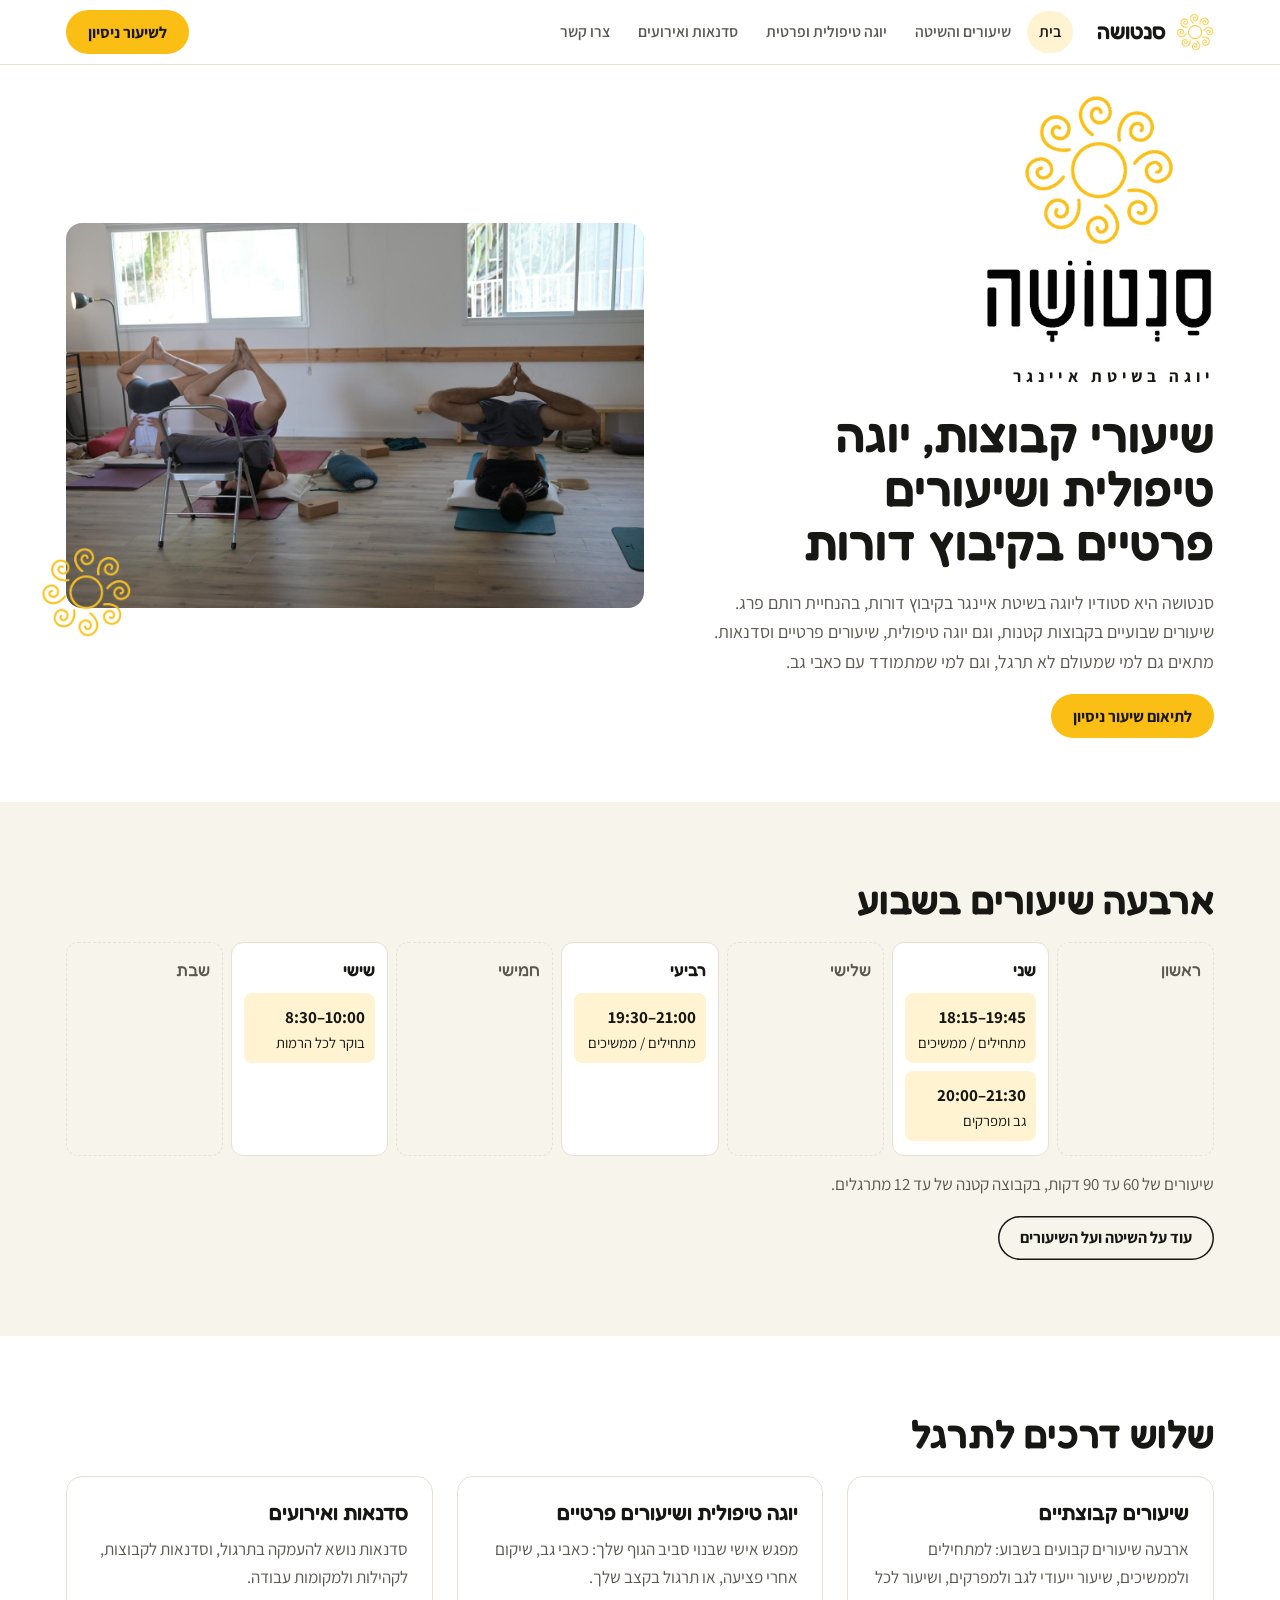
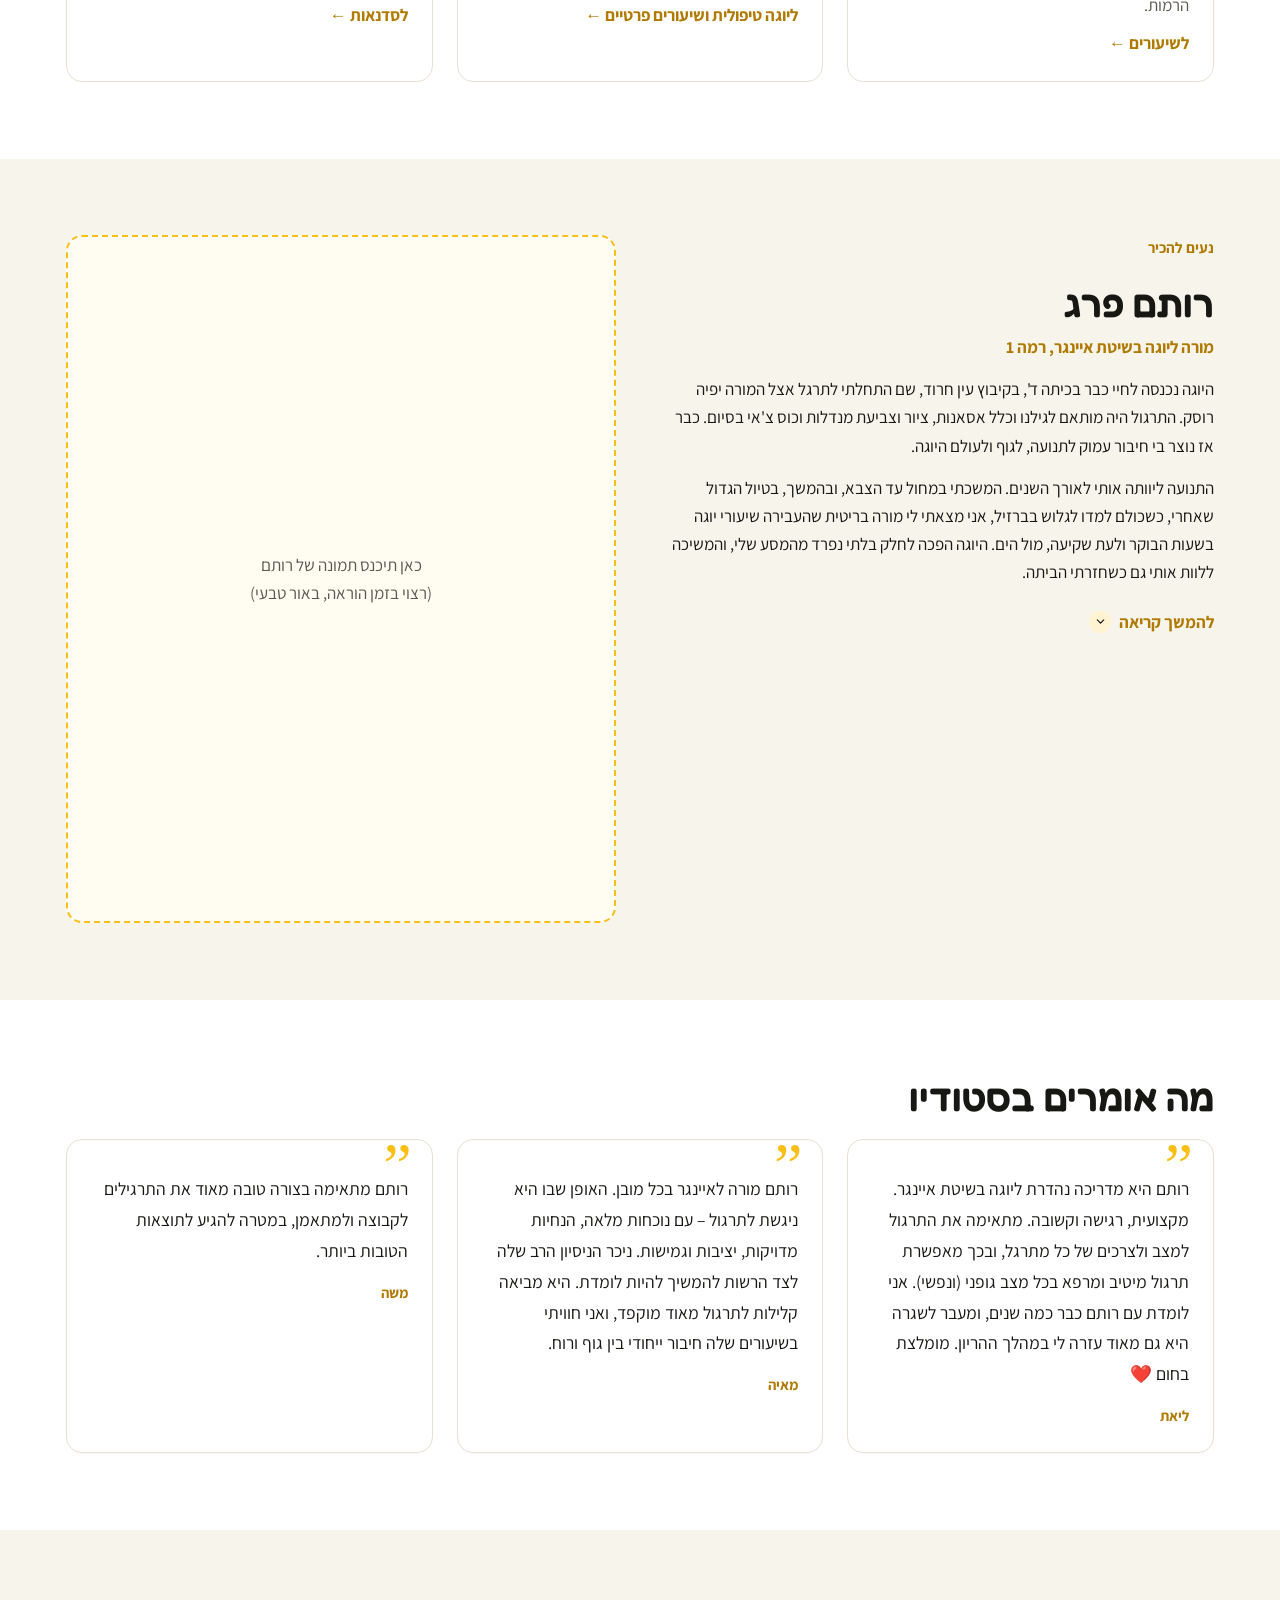
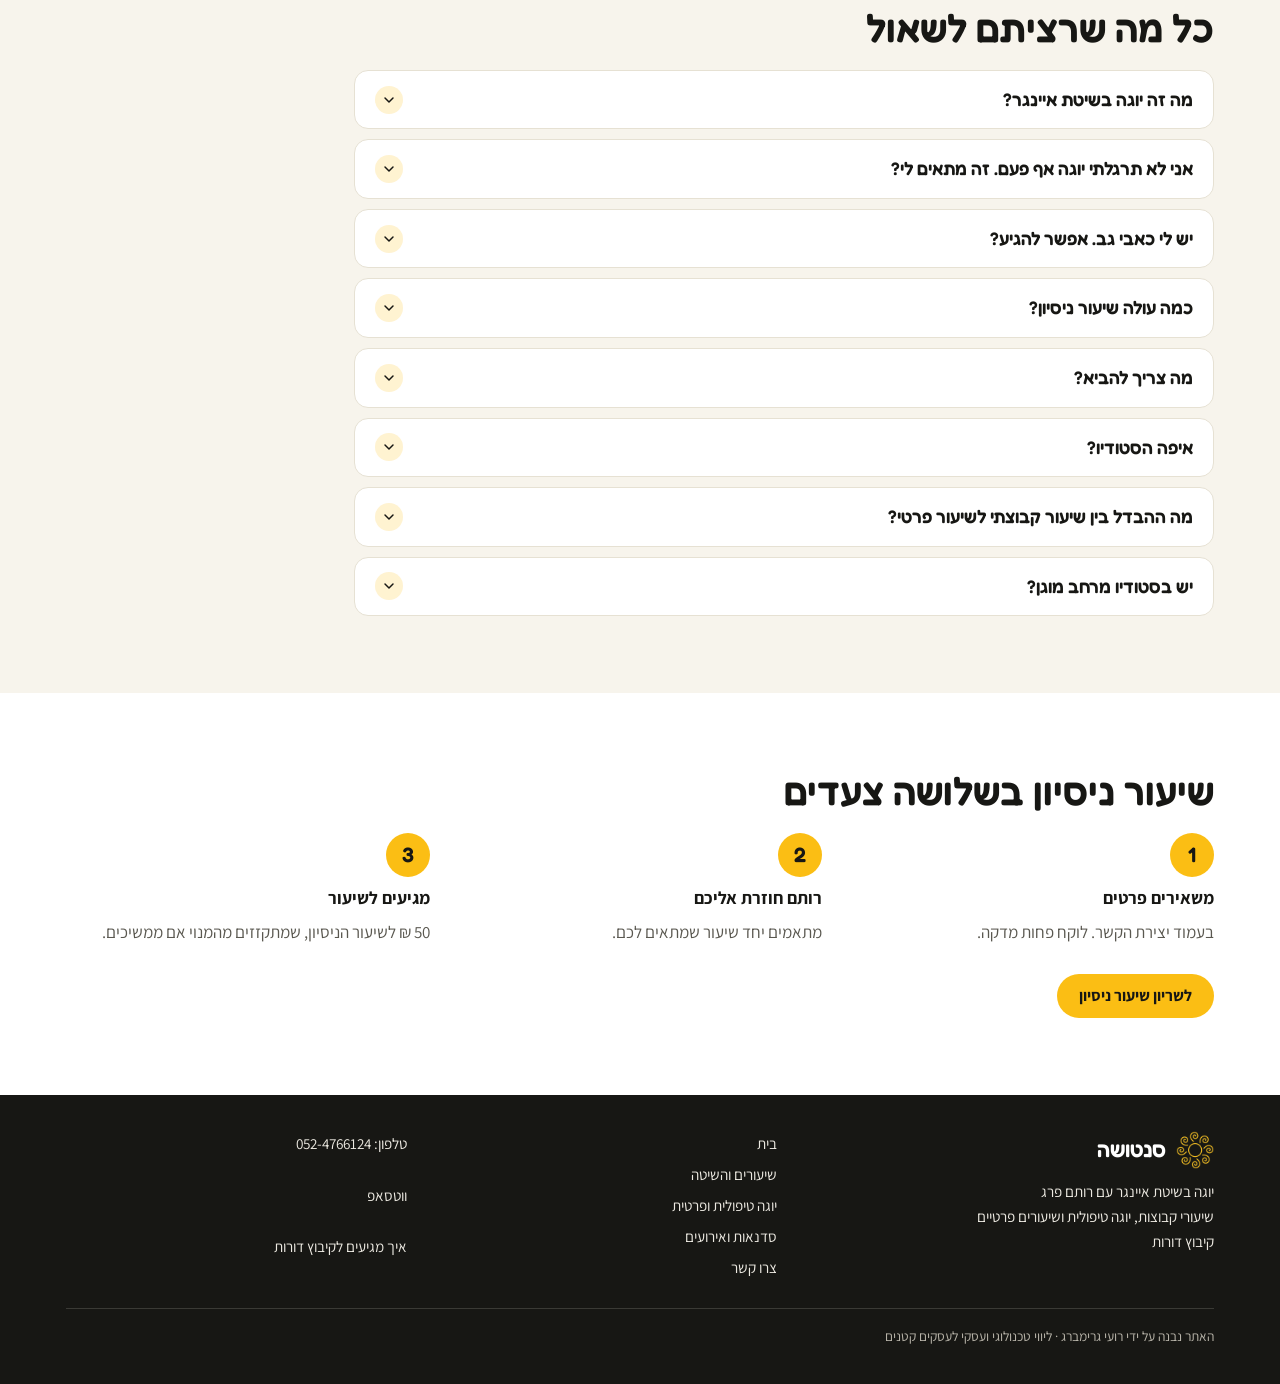
<file: index.html>
<!DOCTYPE html>
<html lang="he" dir="rtl">
<head>
<meta charset="utf-8">
<meta name="viewport" content="width=device-width, initial-scale=1">
<title>יוגה בשיטת איינגר בקיבוץ דורות, ליד שדרות | סנטושה</title>
<meta name="description" content="סנטושה – יוגה בשיטת איינגר עם רותם פרג בקיבוץ דורות, שער הנגב, ליד שדרות. שיעורי קבוצות, יוגה טיפולית, שיעורים פרטיים וסדנאות. שריינו שיעור ניסיון ב-50 ₪.">
<link rel="canonical" href="https://roeig9.github.io/santosha-site/">
<meta property="og:type" content="website">
<meta property="og:locale" content="he_IL">
<meta property="og:site_name" content="סנטושה">
<meta property="og:url" content="https://roeig9.github.io/santosha-site/">
<meta property="og:title" content="יוגה בשיטת איינגר בקיבוץ דורות, ליד שדרות | סנטושה">
<meta property="og:description" content="סנטושה – יוגה בשיטת איינגר עם רותם פרג בקיבוץ דורות, שער הנגב, ליד שדרות. שיעורי קבוצות, יוגה טיפולית, שיעורים פרטיים וסדנאות. שריינו שיעור ניסיון ב-50 ₪.">
<meta property="og:image" content="https://roeig9.github.io/santosha-site/img/og-santosha.jpg">
<meta property="og:image:width" content="1200">
<meta property="og:image:height" content="630">
<meta name="twitter:card" content="summary_large_image">
<script type="application/ld+json">{
 "@context": "https://schema.org",
 "@type": "SportsActivityLocation",
 "name": "סנטושה",
 "description": "סטודיו ליוגה בשיטת איינגר בקיבוץ דורות: שיעורי קבוצות, יוגה טיפולית, שיעורים פרטיים וסדנאות.",
 "url": "https://roeig9.github.io/santosha-site/",
 "image": "https://roeig9.github.io/santosha-site/img/og-santosha.jpg",
 "logo": "https://roeig9.github.io/santosha-site/img/santosha-logo.png",
 "telephone": "+972-52-476-6124",
 "geo": {"@type":"GeoCoordinates","latitude":31.5052582,"longitude":34.6458678},
 "hasMap": "https://maps.app.goo.gl/7v7hyrJr1kVFq11A6",
 "address": {
  "@type": "PostalAddress",
  "addressLocality": "קיבוץ דורות",
  "addressRegion": "מועצה אזורית שער הנגב",
  "addressCountry": "IL"
 },
 "areaServed": [
  "קיבוץ דורות",
  "שער הנגב",
  "שדרות",
  "נתיבות"
 ],
 "openingHoursSpecification": [
  {
   "@type": "OpeningHoursSpecification",
   "dayOfWeek": "https://schema.org/Monday",
   "opens": "18:15",
   "closes": "21:30"
  },
  {
   "@type": "OpeningHoursSpecification",
   "dayOfWeek": "https://schema.org/Wednesday",
   "opens": "19:30",
   "closes": "21:00"
  },
  {
   "@type": "OpeningHoursSpecification",
   "dayOfWeek": "https://schema.org/Friday",
   "opens": "08:30",
   "closes": "10:00"
  }
 ],
 "founder": {
  "@type": "Person",
  "name": "רותם פרג",
  "jobTitle": "מורה ליוגה בשיטת איינגר"
 },
 "knowsAbout": [
  "יוגה בשיטת איינגר",
  "יוגה טיפולית",
  "יוגה לכאבי גב"
 ]
}</script>
<script type="application/ld+json">{
 "@context": "https://schema.org",
 "@type": "FAQPage",
 "mainEntity": [
  {
   "@type": "Question",
   "name": "מה זה יוגה בשיטת איינגר?",
   "acceptedAnswer": {
    "@type": "Answer",
    "text": "שיטה שפיתח ב.ק.ס. איינגר, שמתמקדת בדיוק וביישור נכון של הגוף בכל תנוחה. בשיעור עובדים עם אביזרי עזר, כך שכל מתרגל יכול להגיע לתנוחה בצורה בטוחה, בכל גיל ובכל מצב גופני."
   }
  },
  {
   "@type": "Question",
   "name": "אני לא תרגלתי יוגה אף פעם. זה מתאים לי?",
   "acceptedAnswer": {
    "@type": "Answer",
    "text": "כן. השיעורים בימי שני ב-18:15 וברביעי ב-19:30 מיועדים למתחילים ולממשיכים, עם הסבר מפורט על כל תנוחה. גם שיעור הבוקר בשישי פתוח לכל הרמות."
   }
  },
  {
   "@type": "Question",
   "name": "יש לי כאבי גב. אפשר להגיע?",
   "acceptedAnswer": {
    "@type": "Answer",
    "text": "כן. השיעור בימי שני ב-20:00 מוקדש לגב ולמפרקים, עם הרבה תמיכה של אביזרים. חשוב לספר לרותם על הכאב לפני השיעור, ובמקרה של פציעה או כאב חריף להתייעץ קודם עם רופא או פיזיותרפיסט."
   }
  },
  {
   "@type": "Question",
   "name": "כמה עולה שיעור ניסיון?",
   "acceptedAnswer": {
    "@type": "Answer",
    "text": "50 ₪. מי שממשיך למנוי מקבל את הסכום בקיזוז מהתשלום הראשון. פרטים על מנויים וכרטיסיות מקבלים בשיחה עם רותם."
   }
  },
  {
   "@type": "Question",
   "name": "מה צריך להביא?",
   "acceptedAnswer": {
    "@type": "Answer",
    "text": "בסטודיו יש את כל הציוד הנדרש. אם תבחרו להביא מזרן אישי מהבית, אתם מוזמנים לעשות זאת."
   }
  },
  {
   "@type": "Question",
   "name": "איפה הסטודיו?",
   "acceptedAnswer": {
    "@type": "Answer",
    "text": "בקיבוץ דורות שבמועצה האזורית שער הנגב. המיקום המדויק מסומן ב־Google Maps וב־Waze, וקישורי ניווט יש בעמוד יצירת הקשר."
   }
  },
  {
   "@type": "Question",
   "name": "מה ההבדל בין שיעור קבוצתי לשיעור פרטי?",
   "acceptedAnswer": {
    "@type": "Answer",
    "text": "בשיעור הקבוצתי מתרגלים עד 12 אנשים, עם תשומת לב אישית בתוך הקבוצה. שיעור פרטי הוא מפגש אחד על אחד, שנבנה סביב צורך מסוים, כמו כאב, פציעה או מגבלה."
   }
  },
  {
   "@type": "Question",
   "name": "יש בסטודיו מרחב מוגן?",
   "acceptedAnswer": {
    "@type": "Answer",
    "text": "כן, בסטודיו יש מרחב מוגן."
   }
  }
 ]
}</script>
<meta name="robots" content="noindex">
<link rel="icon" href="img/santosha-sun.png">
<link rel="preconnect" href="https://fonts.googleapis.com">
<link rel="preconnect" href="https://fonts.gstatic.com" crossorigin>
<link rel="stylesheet" href="https://fonts.googleapis.com/css2?family=Fredoka:wght@500;600&family=Assistant:wght@400;600;700&display=swap">
<link rel="stylesheet" href="css/site.css?v=20261125a">
</head>
<body>
<header class="top">
  <div class="wrap">
    <a class="brand" href="index.html"><img src="img/santosha-sun.png" alt="">סנטושה</a>
    <nav class="nav" aria-label="ניווט ראשי"><a href="index.html">בית</a><a href="classes.html">שיעורים והשיטה</a><a href="private.html">יוגה טיפולית ופרטית</a><a href="workshops.html">סדנאות ואירועים</a><a href="contact.html">צרו קשר</a></nav>
    <a class="btn" href="contact.html">לשיעור ניסיון</a>
  </div>
</header>
<main>

<section class="hero">
  <div class="wrap">
    <div class="hero-text">
      <img class="hero-logo" src="img/santosha-logo.png" alt="סנטושה">
      <p class="method">יוגה בשיטת איינגר</p>
      <h1>שיעורי קבוצות, יוגה טיפולית ושיעורים פרטיים בקיבוץ דורות</h1>
      <p class="lead">סנטושה היא סטודיו ליוגה בשיטת איינגר בקיבוץ דורות, בהנחיית רותם פרג. שיעורים שבועיים בקבוצות קטנות, וגם יוגה טיפולית, שיעורים פרטיים וסדנאות. מתאים גם למי שמעולם לא תרגל, וגם למי שמתמודד עם כאבי גב.</p>
      <div class="hero-cta"><a class="btn" href="contact.html">לתיאום שיעור ניסיון</a></div>
    </div>
    <div class="hero-photo">
      <img class="photo" src="img/iyengar-yoga-class-dorot.jpg" alt="מתרגלים בשיעור, בתנוחות הפוכות עם כיסא, בולסטרים ולבנים">
      <img class="sunmark" src="img/santosha-sun.png" alt="">
    </div>
  </div>
</section>
<section class="band alt">
  <div class="wrap">
    <h2>ארבעה שיעורים בשבוע</h2>
    <div class="week" role="list">
  <div class="day off" role="listitem"><span class="dn">ראשון</span></div>
  <div class="day" role="listitem"><span class="dn">שני</span>
    <div class="cls"><span class="t">18:15–19:45</span><span class="n">מתחילים / ממשיכים</span></div>
    <div class="cls"><span class="t">20:00–21:30</span><span class="n">גב ומפרקים</span></div></div>
  <div class="day off" role="listitem"><span class="dn">שלישי</span></div>
  <div class="day" role="listitem"><span class="dn">רביעי</span>
    <div class="cls"><span class="t">19:30–21:00</span><span class="n">מתחילים / ממשיכים</span></div></div>
  <div class="day off" role="listitem"><span class="dn">חמישי</span></div>
  <div class="day" role="listitem"><span class="dn">שישי</span>
    <div class="cls"><span class="t">8:30–10:00</span><span class="n">בוקר לכל הרמות</span></div></div>
  <div class="day off" role="listitem"><span class="dn">שבת</span></div>
</div>
    <p class="week-note">שיעורים של 60 עד 90 דקות, בקבוצה קטנה של עד 12 מתרגלים.</p>
    <p style="margin-top:18px"><a class="btn ghost" href="classes.html">עוד על השיטה ועל השיעורים</a></p>
  </div>
</section>
<section class="band">
  <div class="wrap">
    <h2>שלוש דרכים לתרגל</h2>
    <div class="grid3">
      <a class="card" href="classes.html"><h3>שיעורים קבוצתיים</h3><p>ארבעה שיעורים קבועים בשבוע: למתחילים ולממשיכים, שיעור ייעודי לגב ולמפרקים, ושיעור לכל הרמות.</p><span class="more">לשיעורים ←</span></a>
      <a class="card" href="private.html"><h3>יוגה טיפולית ושיעורים פרטיים</h3><p>מפגש אישי שבנוי סביב הגוף שלך: כאבי גב, שיקום אחרי פציעה, או תרגול בקצב שלך.</p><span class="more">ליוגה טיפולית ושיעורים פרטיים ←</span></a>
      <a class="card" href="workshops.html"><h3>סדנאות ואירועים</h3><p>סדנאות נושא להעמקה בתרגול, וסדנאות לקבוצות, לקהילות ולמקומות עבודה.</p><span class="more">לסדנאות ←</span></a>
    </div>
  </div>
</section>
<section class="band alt" id="rotem">
  <div class="wrap grid2" style="align-items:start">
    <div class="about">
      <p class="eyebrow">נעים להכיר</p>
      <h2>רותם פרג</h2>
      <p class="role">מורה ליוגה בשיטת איינגר, רמה 1</p>
      <p>היוגה נכנסה לחיי כבר בכיתה ד', בקיבוץ עין חרוד, שם התחלתי לתרגל אצל המורה יפיה רוסק. התרגול היה מותאם לגילנו וכלל אסאנות, ציור וצביעת מנדלות וכוס צ'אי בסיום. כבר אז נוצר בי חיבור עמוק לתנועה, לגוף ולעולם היוגה.</p>
      <p>התנועה ליוותה אותי לאורך השנים. המשכתי במחול עד הצבא, ובהמשך, בטיול הגדול שאחרי, כשכולם למדו לגלוש בברזיל, אני מצאתי לי מורה בריטית שהעבירה שיעורי יוגה בשעות הבוקר ולעת שקיעה, מול הים. היוגה הפכה לחלק בלתי נפרד מהמסע שלי, והמשיכה ללוות אותי גם כשחזרתי הביתה.</p>
      <details class="more">
        <summary>להמשך קריאה</summary>
        <p>לאורך השנים התנסיתי בשיטות שונות ובמורים מגוונים, ובמקביל התחלתי לבסס תרגול אישי, שבמרכזו הקשבה לגוף ותנועה מודעת. מתוך הרצון להעמיק ולהבין יותר, נסעתי להודו לסדנה שעסקה ביוגה ובתרבות ההודית עם ד"ר רפי פלד ואייל צ'חנובסקי. משם המשכתי לרישיקש, שם למדתי בקורס אצל המורה הראשון שלי, סורינדר סינג.</p>
        <p>כשחזרתי לארץ המשכתי לחפש, ללמוד ולהתפתח, עד שמצאתי את דרכי בשיטת איינגר אצל אוהד רייס. אצלו למדתי רבות – על התנוחות, על דיוק, על התמדה, על הגוף וגם על החיים. בהמשך השלמתי את קורס המורים ועברתי את מבחן ההסמכה בשנת 2024.</p>
        <p>היוגה ליוותה אותי גם בשני ההריונות שלי. תרגלתי לאורך שניהם, תוך התאמת התרגול לשינויים שהגוף עבר, והיא הייתה נוכחת ומשמעותית עבורי אפילו בחדר הלידה.</p>
        <p>היום אני מלמדת יוגה באהבה גדולה ובהתרגשות. אני מאמינה בדרך הזו, חיה אותה וממשיכה לגלות את העומק והעושר שיש בה. עבורי, היוגה היא הרבה מעבר לתרגול גופני – היא דרך לפתח הקשבה, יציבות, סבלנות ונוכחות, על המזרן ומחוצה לו.</p>
        <p>בשיעורים הקבוצתיים שאני מקיימת חשוב לי לבנות בית לקהילה. ליצור מקום שבו אנשים יכולים להיפגש, ללמוד את השיטה לעומק, להתפתח, לקחת כלים לחיי היומיום ולתרגל יחד.</p>
        <p>אני ממשיכה לתרגל וללמוד, וככל שעובר הזמן אני מבינה יותר ויותר כמה עוד יש ללמוד, לגלות ולחקור. אולי זה אחד הדברים היפים ביוגה – התרגול הוא אינסופי, וכל פעם מחדש יש בו אפשרות להתחיל, להעמיק ולגלות משהו חדש.</p>
      </details>
    </div>
    <div class="ph-photo">כאן תיכנס תמונה של רותם<br>(רצוי בזמן הוראה, באור טבעי)</div>
  </div>
</section>
<section class="band" id="reviews">
  <div class="wrap">
    <h2>מה אומרים בסטודיו</h2>
    <div class="grid3">
      <blockquote class="testi"><p>רותם היא מדריכה נהדרת ליוגה בשיטת איינגר. מקצועית, רגישה וקשובה. מתאימה את התרגול למצב ולצרכים של כל מתרגל, ובכך מאפשרת תרגול מיטיב ומרפא בכל מצב גופני (ונפשי). אני לומדת עם רותם כבר כמה שנים, ומעבר לשגרה היא גם מאוד עזרה לי במהלך ההריון. מומלצת בחום ❤️</p><cite>ליאת</cite></blockquote>
      <blockquote class="testi"><p>רותם מורה לאיינגר בכל מובן. האופן שבו היא ניגשת לתרגול – עם נוכחות מלאה, הנחיות מדויקות, יציבות וגמישות. ניכר הניסיון הרב שלה לצד הרשות להמשיך להיות לומדת. היא מביאה קלילות לתרגול מאוד מוקפד, ואני חוויתי בשיעורים שלה חיבור ייחודי בין גוף ורוח.</p><cite>מאיה</cite></blockquote>
      <blockquote class="testi"><p>רותם מתאימה בצורה טובה מאוד את התרגילים לקבוצה ולמתאמן, במטרה להגיע לתוצאות הטובות ביותר.</p><cite>משה</cite></blockquote>
    </div>
  </div>
</section>
<section class="band alt" id="faq">
  <div class="wrap">
    <h2>כל מה שרציתם לשאול</h2>
    <div class="faq"><details><summary>מה זה יוגה בשיטת איינגר?</summary><p>שיטה שפיתח ב.ק.ס. איינגר, שמתמקדת בדיוק וביישור נכון של הגוף בכל תנוחה. בשיעור עובדים עם אביזרי עזר, כך שכל מתרגל יכול להגיע לתנוחה בצורה בטוחה, בכל גיל ובכל מצב גופני.</p></details><details><summary>אני לא תרגלתי יוגה אף פעם. זה מתאים לי?</summary><p>כן. השיעורים בימי שני ב-18:15 וברביעי ב-19:30 מיועדים למתחילים ולממשיכים, עם הסבר מפורט על כל תנוחה. גם שיעור הבוקר בשישי פתוח לכל הרמות.</p></details><details><summary>יש לי כאבי גב. אפשר להגיע?</summary><p>כן. השיעור בימי שני ב-20:00 מוקדש לגב ולמפרקים, עם הרבה תמיכה של אביזרים. חשוב לספר לרותם על הכאב לפני השיעור, ובמקרה של פציעה או כאב חריף להתייעץ קודם עם רופא או פיזיותרפיסט.</p></details><details><summary>כמה עולה שיעור ניסיון?</summary><p>50 ₪. מי שממשיך למנוי מקבל את הסכום בקיזוז מהתשלום הראשון. פרטים על מנויים וכרטיסיות מקבלים בשיחה עם רותם.</p></details><details><summary>מה צריך להביא?</summary><p>בסטודיו יש את כל הציוד הנדרש. אם תבחרו להביא מזרן אישי מהבית, אתם מוזמנים לעשות זאת.</p></details><details><summary>איפה הסטודיו?</summary><p>בקיבוץ דורות שבמועצה האזורית שער הנגב. המיקום המדויק מסומן ב־<a href="https://maps.app.goo.gl/7v7hyrJr1kVFq11A6" target="_blank" rel="noopener">Google Maps</a> וב־<a href="https://waze.com/ul?ll=31.5052582,34.6458678&amp;navigate=yes" target="_blank" rel="noopener">Waze</a>.</p></details><details><summary>מה ההבדל בין שיעור קבוצתי לשיעור פרטי?</summary><p>בשיעור הקבוצתי מתרגלים עד 12 אנשים, עם תשומת לב אישית בתוך הקבוצה. שיעור פרטי הוא מפגש אחד על אחד, שנבנה סביב צורך מסוים, כמו כאב, פציעה או מגבלה.</p></details><details><summary>יש בסטודיו מרחב מוגן?</summary><p>כן, בסטודיו יש מרחב מוגן.</p></details></div>
  </div>
</section>
<section class="band">
  <div class="wrap">
    <h2>שיעור ניסיון בשלושה צעדים</h2>
    <ol class="steps">
      <li><strong>משאירים פרטים</strong><span>בעמוד יצירת הקשר. לוקח פחות מדקה.</span></li>
      <li><strong>רותם חוזרת אליכם</strong><span>מתאמים יחד שיעור שמתאים לכם.</span></li>
      <li><strong>מגיעים לשיעור</strong><span>50 ₪ לשיעור הניסיון, שמתקזזים מהמנוי אם ממשיכים.</span></li>
    </ol>
    <p style="margin-top:28px"><a class="btn" href="contact.html">לשריון שיעור ניסיון</a></p>
  </div>
</section>
</main>
<footer>
  <div class="wrap">
    <div>
      <a class="brand" href="index.html"><img src="img/santosha-sun.png" alt="">סנטושה</a>
      <p style="margin-top:10px">יוגה בשיטת איינגר עם רותם פרג<br>שיעורי קבוצות, יוגה טיפולית ושיעורים פרטיים<br>קיבוץ דורות</p>
    </div>
    <ul><li><a href="index.html">בית</a></li><li><a href="classes.html">שיעורים והשיטה</a></li><li><a href="private.html">יוגה טיפולית ופרטית</a></li><li><a href="workshops.html">סדנאות ואירועים</a></li><li><a href="contact.html">צרו קשר</a></li></ul>
    <ul>
      <li>טלפון: <span class="ltr">052-4766124</span></li>
      <li><a href="https://wa.me/972524766124">ווטסאפ</a></li>
      <li><a href="https://www.google.com/maps/search/?api=1&query=%D7%A7%D7%99%D7%91%D7%95%D7%A5+%D7%93%D7%95%D7%A8%D7%95%D7%AA">איך מגיעים לקיבוץ דורות</a></li>
    </ul>
    <p class="credit">האתר נבנה על ידי רועי גרימברג · ליווי טכנולוגי ועסקי לעסקים קטנים</p>
  </div>
</footer>
<script src="js/site.js?v=20261125a"></script>
</body>
</html>
</file>
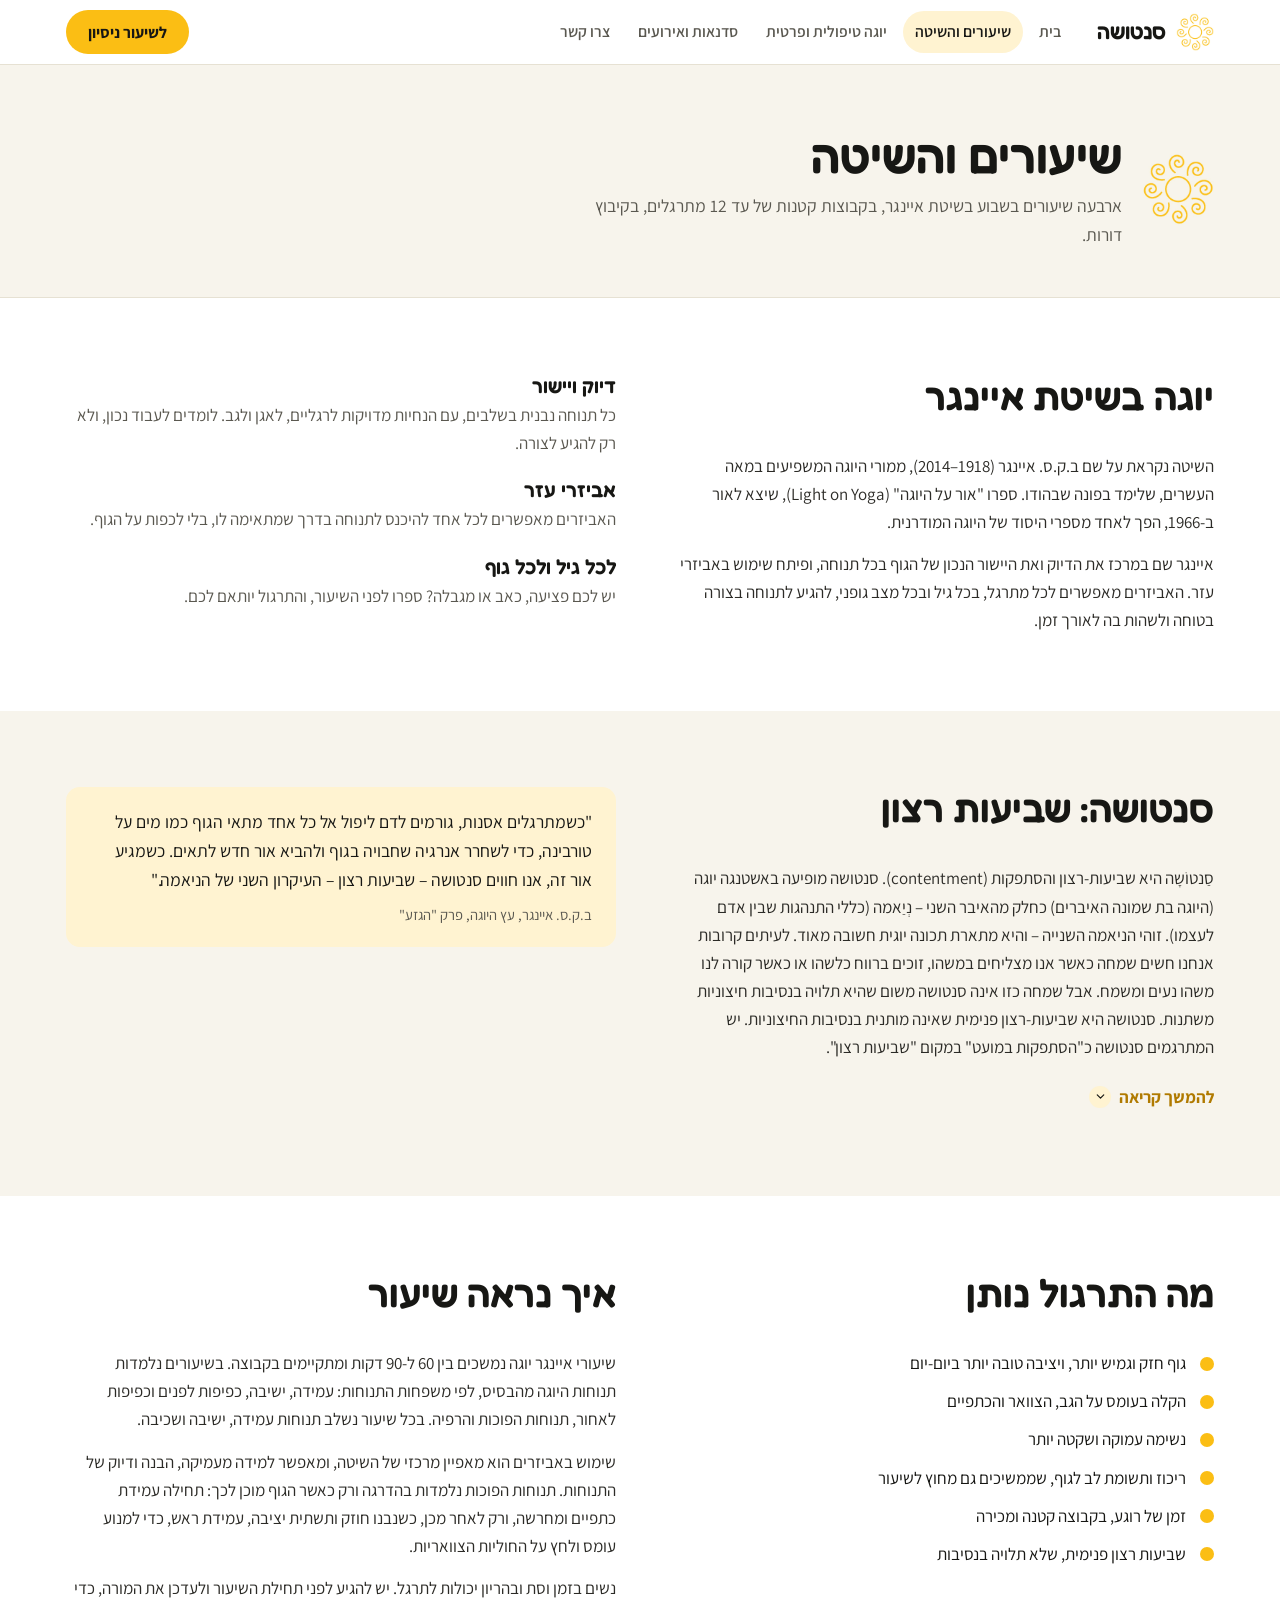
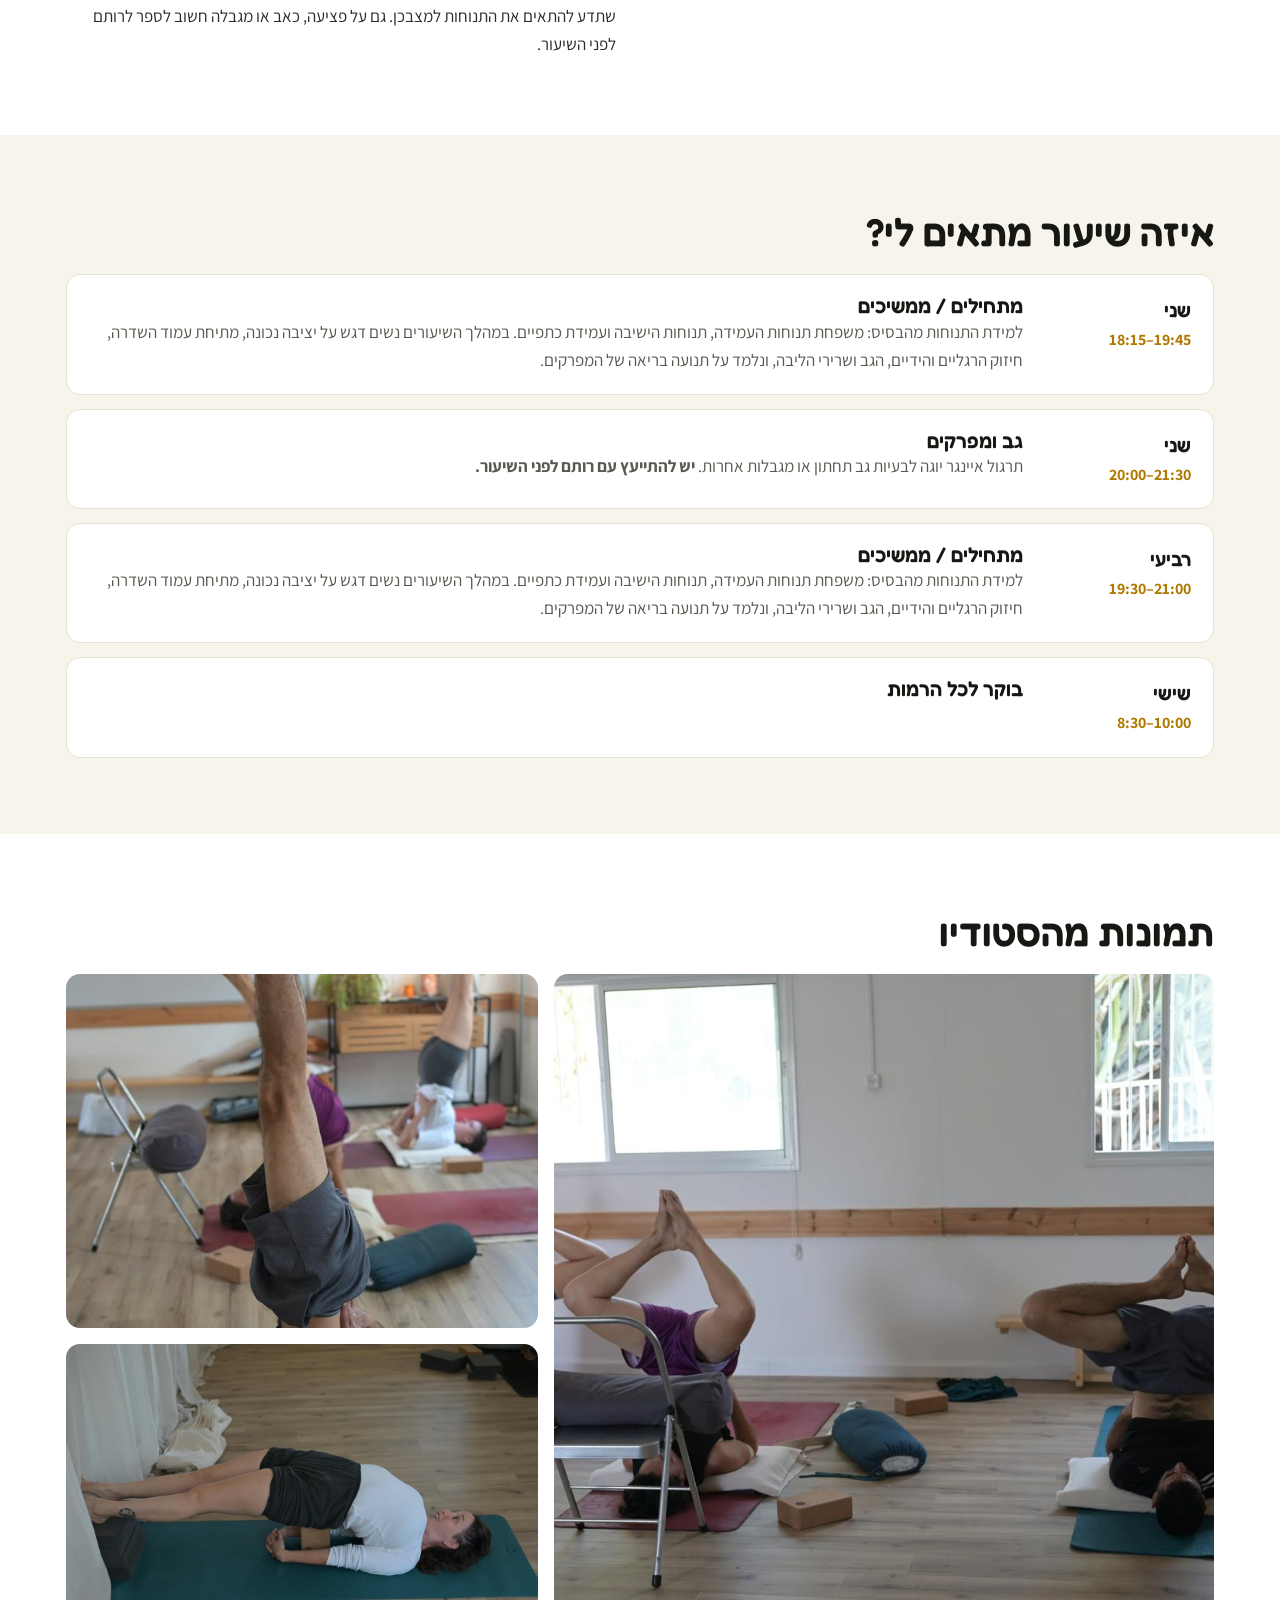
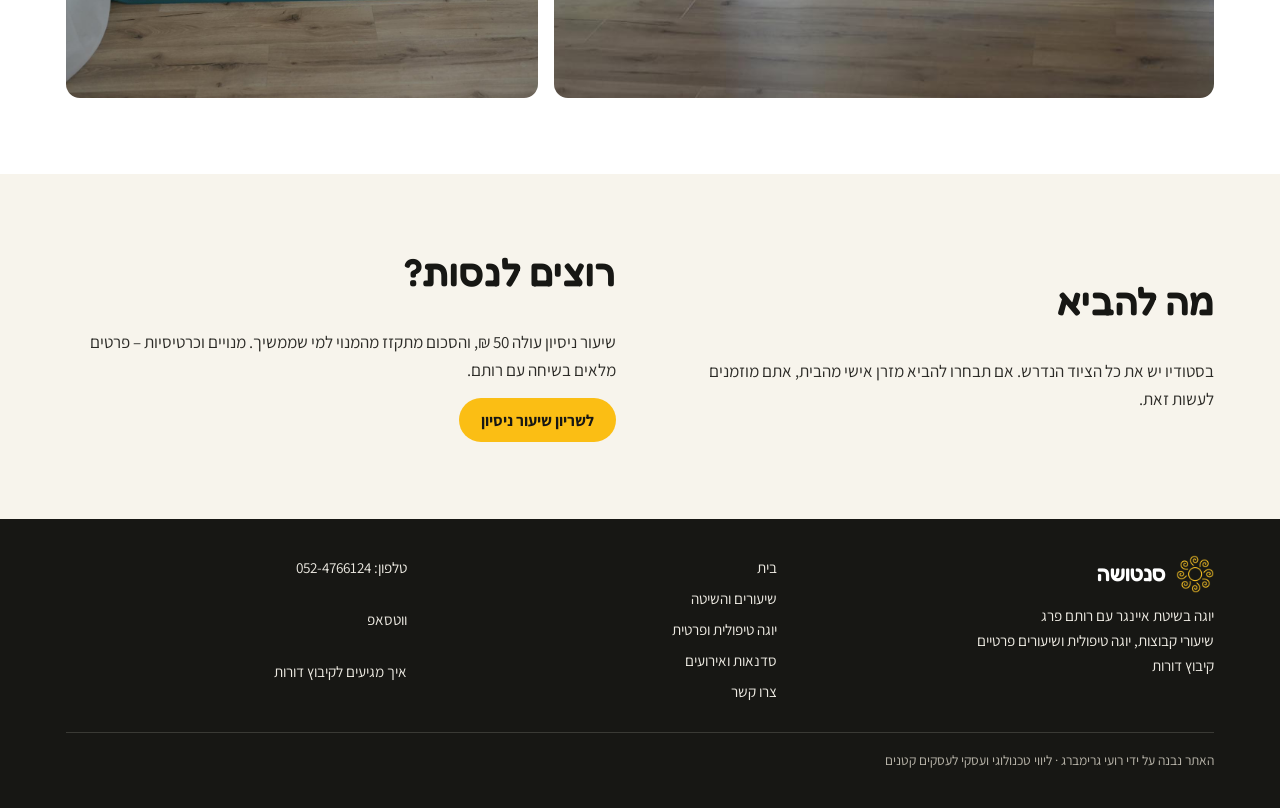
<file: classes.html>
<!DOCTYPE html>
<html lang="he" dir="rtl">
<head>
<meta charset="utf-8">
<meta name="viewport" content="width=device-width, initial-scale=1">
<title>שיעורי יוגה איינגר בקיבוץ דורות | סנטושה</title>
<meta name="description" content="ארבעה שיעורי יוגה בשיטת איינגר בשבוע בקיבוץ דורות: מתחילים וממשיכים, גב ומפרקים, ולכל הרמות. קבוצות קטנות ועבודה עם אביזרים. שיעור ניסיון ב-50 ₪.">
<link rel="canonical" href="https://roeig9.github.io/santosha-site/classes.html">
<meta property="og:type" content="website">
<meta property="og:locale" content="he_IL">
<meta property="og:site_name" content="סנטושה">
<meta property="og:url" content="https://roeig9.github.io/santosha-site/classes.html">
<meta property="og:title" content="שיעורי יוגה איינגר בקיבוץ דורות | סנטושה">
<meta property="og:description" content="ארבעה שיעורי יוגה בשיטת איינגר בשבוע בקיבוץ דורות: מתחילים וממשיכים, גב ומפרקים, ולכל הרמות. קבוצות קטנות ועבודה עם אביזרים. שיעור ניסיון ב-50 ₪.">
<meta property="og:image" content="https://roeig9.github.io/santosha-site/img/og-santosha.jpg">
<meta property="og:image:width" content="1200">
<meta property="og:image:height" content="630">
<meta name="twitter:card" content="summary_large_image">
<meta name="robots" content="noindex">
<link rel="icon" href="img/santosha-sun.png">
<link rel="preconnect" href="https://fonts.googleapis.com">
<link rel="preconnect" href="https://fonts.gstatic.com" crossorigin>
<link rel="stylesheet" href="https://fonts.googleapis.com/css2?family=Fredoka:wght@500;600&family=Assistant:wght@400;600;700&display=swap">
<link rel="stylesheet" href="css/site.css?v=20261125a">
</head>
<body>
<header class="top">
  <div class="wrap">
    <a class="brand" href="index.html"><img src="img/santosha-sun.png" alt="">סנטושה</a>
    <nav class="nav" aria-label="ניווט ראשי"><a href="index.html">בית</a><a href="classes.html">שיעורים והשיטה</a><a href="private.html">יוגה טיפולית ופרטית</a><a href="workshops.html">סדנאות ואירועים</a><a href="contact.html">צרו קשר</a></nav>
    <a class="btn" href="contact.html">לשיעור ניסיון</a>
  </div>
</header>
<main>
<section class="pagehead"><div class="wrap"><img src="img/santosha-sun.png" alt=""><div><h1>שיעורים והשיטה</h1><p>ארבעה שיעורים בשבוע בשיטת איינגר, בקבוצות קטנות של עד 12 מתרגלים, בקיבוץ דורות.</p></div></div></section>
<section class="band">
  <div class="wrap grid2" style="align-items:start">
    <div class="prose">
      <h2>יוגה בשיטת איינגר</h2>
      <p>השיטה נקראת על שם ב.ק.ס. איינגר (1918–2014), ממורי היוגה המשפיעים במאה העשרים, שלימד בפונה שבהודו. ספרו "אור על היוגה" (Light on Yoga), שיצא לאור ב-1966, הפך לאחד מספרי היסוד של היוגה המודרנית.</p>
      <p>איינגר שם במרכז את הדיוק ואת היישור הנכון של הגוף בכל תנוחה, ופיתח שימוש באביזרי עזר. האביזרים מאפשרים לכל מתרגל, בכל גיל ובכל מצב גופני, להגיע לתנוחה בצורה בטוחה ולשהות בה לאורך זמן.</p>
    </div>
    <div class="points">
      <div><h3>דיוק ויישור</h3><p>כל תנוחה נבנית בשלבים, עם הנחיות מדויקות לרגליים, לאגן ולגב. לומדים לעבוד נכון, ולא רק להגיע לצורה.</p></div>
      <div><h3>אביזרי עזר</h3><p>האביזרים מאפשרים לכל אחד להיכנס לתנוחה בדרך שמתאימה לו, בלי לכפות על הגוף.</p></div>
      <div><h3>לכל גיל ולכל גוף</h3><p>יש לכם פציעה, כאב או מגבלה? ספרו לפני השיעור, והתרגול יותאם לכם.</p></div>
    </div>
  </div>
</section>
<section class="band alt" id="santosha">
  <div class="wrap grid2" style="align-items:start">
    <div class="prose">
      <h2>סנטושה: שביעות רצון</h2>
      <p>סַנטוֹשָה היא שביעות-רצון והסתפקות (contentment). סנטושה מופיעה באשטנגה יוגה (היוגה בת שמונה האיברים) כחלק מהאיבר השני – נְיַאמה (כללי התנהגות שבין אדם לעצמו). זוהי הניאמה השנייה – והיא מתארת תכונה יוגית חשובה מאוד. לעיתים קרובות אנחנו חשים שמחה כאשר אנו מצליחים במשהו, זוכים ברווח כלשהו או כאשר קורה לנו משהו נעים ומשמח. אבל שמחה כזו אינה סנטושה משום שהיא תלויה בנסיבות חיצוניות משתנות. סנטושה היא שביעות-רצון פנימית שאינה מותנית בנסיבות החיצוניות. יש המתרגמים סנטושה כ"הסתפקות במועט" במקום "שביעות רצון".</p>
      <details class="more">
        <summary>להמשך קריאה</summary>
        <p>סנטושה היא קבלה, קבלה מלאה של עצמנו ושל המציאות כפי שהיא (ולא כפי שאנחנו חושבים שהיא צריכה להיות…). כאשר אנחנו מקבלים את עצמנו ולא שופטים, כאשר אנחנו מרוצים ממה שיש לנו ולא רוצים לשנות שום דבר, אז אנחנו חווים סנטושה. כאשר אנחנו רואים את חצי הכוס המלאה ולא את זו הריקה, כאשר אנחנו מודים ומברכים על מה שיש ומוקירים את כל מה שזכינו בו במקום לחשוב על מה שחסר לנו, אז אנחנו בסנטושה. זו תכונה יוגית, כי ללא סנטושה לעולם לא נגיע לשלווה, תמיד נהיה חסרי מנוחה ונחפש עוד משהו. הדרך לצ'יטה וריטי נירודהה (השקטת תנודות התודעה) עוברת בהכרח דרך סנטושה.</p>
        <p>תרגול נכון של אסנות יוצר סנטושה, כפי שאיינגר מתאר ב'עץ היוגה'. אחרי שאנחנו יוצאים מהתנוחה אנחנו שבעי רצון ומסופקים. יש תחושה של נינוחות ורגיעה ואנחנו שמחים פשוט להיות, ללא תנאי. איננו צריכים להצדיק את הקיום שלנו בעשייה בלתי פוסקת – זו חוויה של סנטושה; כאשר חוזרים על חוויה כזו יומיום, היא הופכת לטבע שני, להרגל בונה.</p>
      </details>
    </div>
    <blockquote>"כשמתרגלים אסנות, גורמים לדם ליפול אל כל אחד מתאי הגוף כמו מים על טורבינה, כדי לשחרר אנרגיה שחבויה בגוף ולהביא אור חדש לתאים. כשמגיע אור זה, אנו חווים סנטושה – שביעות רצון – העיקרון השני של הניאמה."<cite>ב.ק.ס. איינגר, עץ היוגה, פרק "הגזע"</cite></blockquote>
  </div>
</section>
<section class="band">
  <div class="wrap grid2" style="align-items:start">
    <div class="prose">
      <h2>מה התרגול נותן</h2>
      <ul class="ticks">
        <li>גוף חזק וגמיש יותר, ויציבה טובה יותר ביום-יום</li>
        <li>הקלה בעומס על הגב, הצוואר והכתפיים</li>
        <li>נשימה עמוקה ושקטה יותר</li>
        <li>ריכוז ותשומת לב לגוף, שממשיכים גם מחוץ לשיעור</li>
        <li>זמן של רוגע, בקבוצה קטנה ומכירה</li>
        <li>שביעות רצון פנימית, שלא תלויה בנסיבות</li>
      </ul>
    </div>
    <div class="prose">
      <h2>איך נראה שיעור</h2>
      <p>שיעורי איינגר יוגה נמשכים בין 60 ל-90 דקות ומתקיימים בקבוצה. בשיעורים נלמדות תנוחות היוגה מהבסיס, לפי משפחות התנוחות: עמידה, ישיבה, כפיפות לפנים וכפיפות לאחור, תנוחות הפוכות והרפיה. בכל שיעור נשלב תנוחות עמידה, ישיבה ושכיבה.</p>
      <p>שימוש באביזרים הוא מאפיין מרכזי של השיטה, ומאפשר למידה מעמיקה, הבנה ודיוק של התנוחות. תנוחות הפוכות נלמדות בהדרגה ורק כאשר הגוף מוכן לכך: תחילה עמידת כתפיים ומחרשה, ורק לאחר מכן, כשנבנו חוזק ותשתית יציבה, עמידת ראש, כדי למנוע עומס ולחץ על החוליות הצוואריות.</p>
      <p>נשים בזמן וסת ובהריון יכולות לתרגל. יש להגיע לפני תחילת השיעור ולעדכן את המורה, כדי שתדע להתאים את התנוחות למצבכן. גם על פציעה, כאב או מגבלה חשוב לספר לרותם לפני השיעור.</p>
    </div>
  </div>
</section>
<section class="band alt">
  <div class="wrap">
    <h2>איזה שיעור מתאים לי?</h2>
    <div class="classes">
      <div class="classrow"><div class="when">שני<span>18:15–19:45</span></div><div><h3>מתחילים / ממשיכים</h3><p>למידת התנוחות מהבסיס: משפחת תנוחות העמידה, תנוחות הישיבה ועמידת כתפיים. במהלך השיעורים נשים דגש על יציבה נכונה, מתיחת עמוד השדרה, חיזוק הרגליים והידיים, הגב ושרירי הליבה, ונלמד על תנועה בריאה של המפרקים.</p></div></div>
      <div class="classrow"><div class="when">שני<span>20:00–21:30</span></div><div><h3>גב ומפרקים</h3><p>תרגול איינגר יוגה לבעיות גב תחתון או מגבלות אחרות. <b>יש להתייעץ עם רותם לפני השיעור.</b></p></div></div>
      <div class="classrow"><div class="when">רביעי<span>19:30–21:00</span></div><div><h3>מתחילים / ממשיכים</h3><p>למידת התנוחות מהבסיס: משפחת תנוחות העמידה, תנוחות הישיבה ועמידת כתפיים. במהלך השיעורים נשים דגש על יציבה נכונה, מתיחת עמוד השדרה, חיזוק הרגליים והידיים, הגב ושרירי הליבה, ונלמד על תנועה בריאה של המפרקים.</p></div></div>
      <div class="classrow"><div class="when">שישי<span>8:30–10:00</span></div><div><h3>בוקר לכל הרמות</h3></div></div>
    </div>
  </div>
</section>
<section class="band">
  <div class="wrap">
    <h2>תמונות מהסטודיו</h2>
    <div class="gallery">
      <img class="tall" src="img/iyengar-yoga-class-dorot.jpg" alt="מתרגלים בתנוחות הפוכות עם כיסא ובולסטרים">
      <img src="img/iyengar-shoulderstand-chair.jpg" alt="עמידת כתפיים בעזרת כיסא ושמיכות" style="aspect-ratio:4/3">
      <img src="img/iyengar-restorative-pose.jpg" alt="מנוחה בשכיבה עם אביזרי תמיכה" style="aspect-ratio:4/3">
    </div>
  </div>
</section>
<section class="band alt">
  <div class="wrap grid2">
    <div class="prose">
      <h2>מה להביא</h2>
      <p>בסטודיו יש את כל הציוד הנדרש. אם תבחרו להביא מזרן אישי מהבית, אתם מוזמנים לעשות זאת.</p>
    </div>
    <div class="prose">
      <h2>רוצים לנסות?</h2>
      <p>שיעור ניסיון עולה 50 ₪, והסכום מתקזז מהמנוי למי שממשיך. מנויים וכרטיסיות – פרטים מלאים בשיחה עם רותם.</p>
      <p><a class="btn" href="contact.html">לשריון שיעור ניסיון</a></p>
    </div>
  </div>
</section>
</main>
<footer>
  <div class="wrap">
    <div>
      <a class="brand" href="index.html"><img src="img/santosha-sun.png" alt="">סנטושה</a>
      <p style="margin-top:10px">יוגה בשיטת איינגר עם רותם פרג<br>שיעורי קבוצות, יוגה טיפולית ושיעורים פרטיים<br>קיבוץ דורות</p>
    </div>
    <ul><li><a href="index.html">בית</a></li><li><a href="classes.html">שיעורים והשיטה</a></li><li><a href="private.html">יוגה טיפולית ופרטית</a></li><li><a href="workshops.html">סדנאות ואירועים</a></li><li><a href="contact.html">צרו קשר</a></li></ul>
    <ul>
      <li>טלפון: <span class="ltr">052-4766124</span></li>
      <li><a href="https://wa.me/972524766124">ווטסאפ</a></li>
      <li><a href="https://www.google.com/maps/search/?api=1&query=%D7%A7%D7%99%D7%91%D7%95%D7%A5+%D7%93%D7%95%D7%A8%D7%95%D7%AA">איך מגיעים לקיבוץ דורות</a></li>
    </ul>
    <p class="credit">האתר נבנה על ידי רועי גרימברג · ליווי טכנולוגי ועסקי לעסקים קטנים</p>
  </div>
</footer>
<script src="js/site.js?v=20261125a"></script>
</body>
</html>
</file>
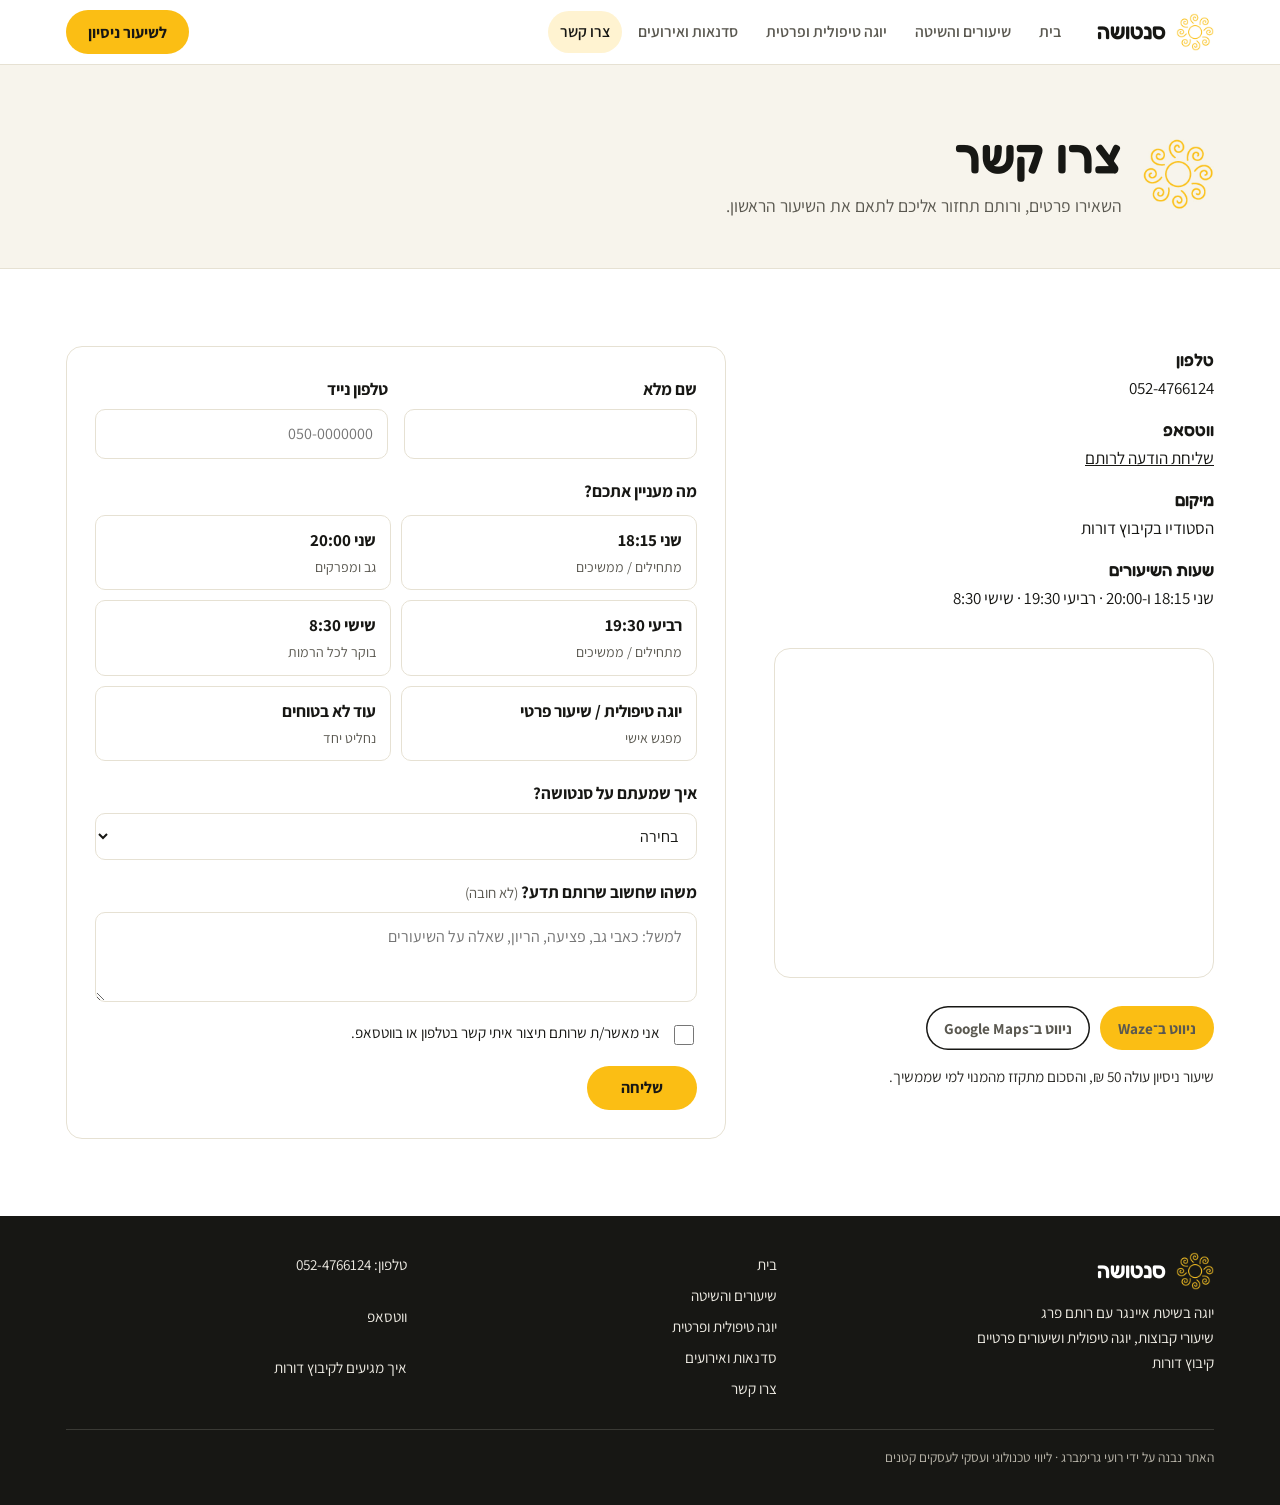
<file: contact.html>
<!DOCTYPE html>
<html lang="he" dir="rtl">
<head>
<meta charset="utf-8">
<meta name="viewport" content="width=device-width, initial-scale=1">
<title>שיעור ניסיון ביוגה איינגר | סנטושה</title>
<meta name="description" content="שריון שיעור ניסיון ביוגה בשיטת איינגר בקיבוץ דורות ב-50 ₪, או תיאום שיעור פרטי עם רותם פרג. השאירו פרטים או שלחו הודעה בווטסאפ.">
<link rel="canonical" href="https://roeig9.github.io/santosha-site/contact.html">
<meta property="og:type" content="website">
<meta property="og:locale" content="he_IL">
<meta property="og:site_name" content="סנטושה">
<meta property="og:url" content="https://roeig9.github.io/santosha-site/contact.html">
<meta property="og:title" content="שיעור ניסיון ביוגה איינגר | סנטושה">
<meta property="og:description" content="שריון שיעור ניסיון ביוגה בשיטת איינגר בקיבוץ דורות ב-50 ₪, או תיאום שיעור פרטי עם רותם פרג. השאירו פרטים או שלחו הודעה בווטסאפ.">
<meta property="og:image" content="https://roeig9.github.io/santosha-site/img/og-santosha.jpg">
<meta property="og:image:width" content="1200">
<meta property="og:image:height" content="630">
<meta name="twitter:card" content="summary_large_image">
<meta name="robots" content="noindex">
<link rel="icon" href="img/santosha-sun.png">
<link rel="preconnect" href="https://fonts.googleapis.com">
<link rel="preconnect" href="https://fonts.gstatic.com" crossorigin>
<link rel="stylesheet" href="https://fonts.googleapis.com/css2?family=Fredoka:wght@500;600&family=Assistant:wght@400;600;700&display=swap">
<link rel="stylesheet" href="css/site.css?v=20261125a">
</head>
<body>
<header class="top">
  <div class="wrap">
    <a class="brand" href="index.html"><img src="img/santosha-sun.png" alt="">סנטושה</a>
    <nav class="nav" aria-label="ניווט ראשי"><a href="index.html">בית</a><a href="classes.html">שיעורים והשיטה</a><a href="private.html">יוגה טיפולית ופרטית</a><a href="workshops.html">סדנאות ואירועים</a><a href="contact.html">צרו קשר</a></nav>
    <a class="btn" href="contact.html">לשיעור ניסיון</a>
  </div>
</header>
<main>
<section class="pagehead"><div class="wrap"><img src="img/santosha-sun.png" alt=""><div><h1>צרו קשר</h1><p>השאירו פרטים, ורותם תחזור אליכם לתאם את השיעור הראשון.</p></div></div></section>
<section class="band">
  <div class="wrap grid2 contact-grid" style="align-items:start">
    <div class="prose">
      <ul class="contact-list">
        <li><b>טלפון</b><span class="ltr">052-4766124</span></li>
        <li><b>ווטסאפ</b><a href="https://wa.me/972524766124">שליחת הודעה לרותם</a></li>
        <li><b>מיקום</b>הסטודיו בקיבוץ דורות</li>
        <li><b>שעות השיעורים</b>שני 18:15 ו-20:00 · רביעי 19:30 · שישי 8:30</li>
      </ul>
      <div class="map"><iframe src="https://www.google.com/maps?q=31.5052582,34.6458678&amp;z=16&amp;output=embed" title="מפה: הסטודיו בקיבוץ דורות" loading="lazy" referrerpolicy="no-referrer-when-downgrade"></iframe></div>
      <p class="nav-btns"><a class="btn small" href="https://waze.com/ul?ll=31.5052582,34.6458678&amp;navigate=yes" target="_blank" rel="noopener">ניווט ב־Waze</a><a class="btn small ghost" href="https://maps.app.goo.gl/7v7hyrJr1kVFq11A6" target="_blank" rel="noopener">ניווט ב־Google Maps</a></p>
      <p class="note">שיעור ניסיון עולה 50 ₪, והסכום מתקזז מהמנוי למי שממשיך.</p>
    </div>
    <div class="formbox">
      <form data-form="trial" data-done="doneT" novalidate>
        <div class="row">
  <div class="field"><label for="tName">שם מלא</label><input id="tName" name="fullName" type="text" autocomplete="name" required></div>
  <div class="field"><label for="tPhone">טלפון נייד</label><input id="tPhone" name="phone" type="tel" inputmode="tel" autocomplete="tel" placeholder="050-0000000" required></div>
</div>
        <fieldset><span class="legend">מה מעניין אתכם?</span><div class="choices"><label class="choice"><input type="radio" name="classPref" id="c-mon1815" data-key="mon1815" value="שני 18:15–19:45 מתחילים/ממשיכים"><span><b>שני 18:15</b><small>מתחילים / ממשיכים</small></span></label><label class="choice"><input type="radio" name="classPref" id="c-mon2000" data-key="mon2000" value="שני 20:00–21:30 גב ומפרקים"><span><b>שני 20:00</b><small>גב ומפרקים</small></span></label><label class="choice"><input type="radio" name="classPref" id="c-wed1930" data-key="wed1930" value="רביעי 19:30–21:00 מתחילים/ממשיכים"><span><b>רביעי 19:30</b><small>מתחילים / ממשיכים</small></span></label><label class="choice"><input type="radio" name="classPref" id="c-fri0830" data-key="fri0830" value="שישי 8:30–10:00 בוקר לכל הרמות"><span><b>שישי 8:30</b><small>בוקר לכל הרמות</small></span></label><label class="choice"><input type="radio" name="classPref" id="c-private" data-key="private" value="טיפול יוגה פרטני"><span><b>יוגה טיפולית / שיעור פרטי</b><small>מפגש אישי</small></span></label><label class="choice"><input type="radio" name="classPref" id="c-unsure" data-key="unsure" value="עוד לא בטוח/ה"><span><b>עוד לא בטוחים</b><small>נחליט יחד</small></span></label></div></fieldset>
        <div class="field"><label for="heardFrom">איך שמעתם על סנטושה?</label>
          <select id="heardFrom" name="heardFrom"><option value="">בחירה</option><option>חבר או חברה</option><option>קבוצת ווטסאפ</option><option>פייסבוק או אינסטגרם</option><option>חיפוש בגוגל</option><option>הפניה ממטפל/ת</option><option>פוסטר או מודעה</option><option>אחר</option></select></div>
        <div class="field"><label for="tRemarks">משהו שחשוב שרותם תדע? <span class="opt">(לא חובה)</span></label><textarea id="tRemarks" name="remarks" placeholder="למשל: כאבי גב, פציעה, הריון, שאלה על השיעורים"></textarea></div>
        <label class="consent" for="tConsent"><input id="tConsent" name="consent" type="checkbox" required>אני מאשר/ת שרותם תיצור איתי קשר בטלפון או בווטסאפ.</label>
        <p class="err" role="alert" hidden></p>
        <button class="btn submit" type="submit">שליחה</button>
      </form>
      <div class="done" id="doneT" hidden><img src="img/santosha-sun.png" alt=""><h3>תודה!</h3><p>הפרטים התקבלו. רותם תחזור אליכם בהקדם לתאם את השיעור.</p><p>לשאלות בינתיים: <span class="ltr">052-4766124</span></p></div>
    </div>
  </div>
</section>
</main>
<footer>
  <div class="wrap">
    <div>
      <a class="brand" href="index.html"><img src="img/santosha-sun.png" alt="">סנטושה</a>
      <p style="margin-top:10px">יוגה בשיטת איינגר עם רותם פרג<br>שיעורי קבוצות, יוגה טיפולית ושיעורים פרטיים<br>קיבוץ דורות</p>
    </div>
    <ul><li><a href="index.html">בית</a></li><li><a href="classes.html">שיעורים והשיטה</a></li><li><a href="private.html">יוגה טיפולית ופרטית</a></li><li><a href="workshops.html">סדנאות ואירועים</a></li><li><a href="contact.html">צרו קשר</a></li></ul>
    <ul>
      <li>טלפון: <span class="ltr">052-4766124</span></li>
      <li><a href="https://wa.me/972524766124">ווטסאפ</a></li>
      <li><a href="https://www.google.com/maps/search/?api=1&query=%D7%A7%D7%99%D7%91%D7%95%D7%A5+%D7%93%D7%95%D7%A8%D7%95%D7%AA">איך מגיעים לקיבוץ דורות</a></li>
    </ul>
    <p class="credit">האתר נבנה על ידי רועי גרימברג · ליווי טכנולוגי ועסקי לעסקים קטנים</p>
  </div>
</footer>
<script src="js/site.js?v=20261125a"></script>
</body>
</html>
</file>
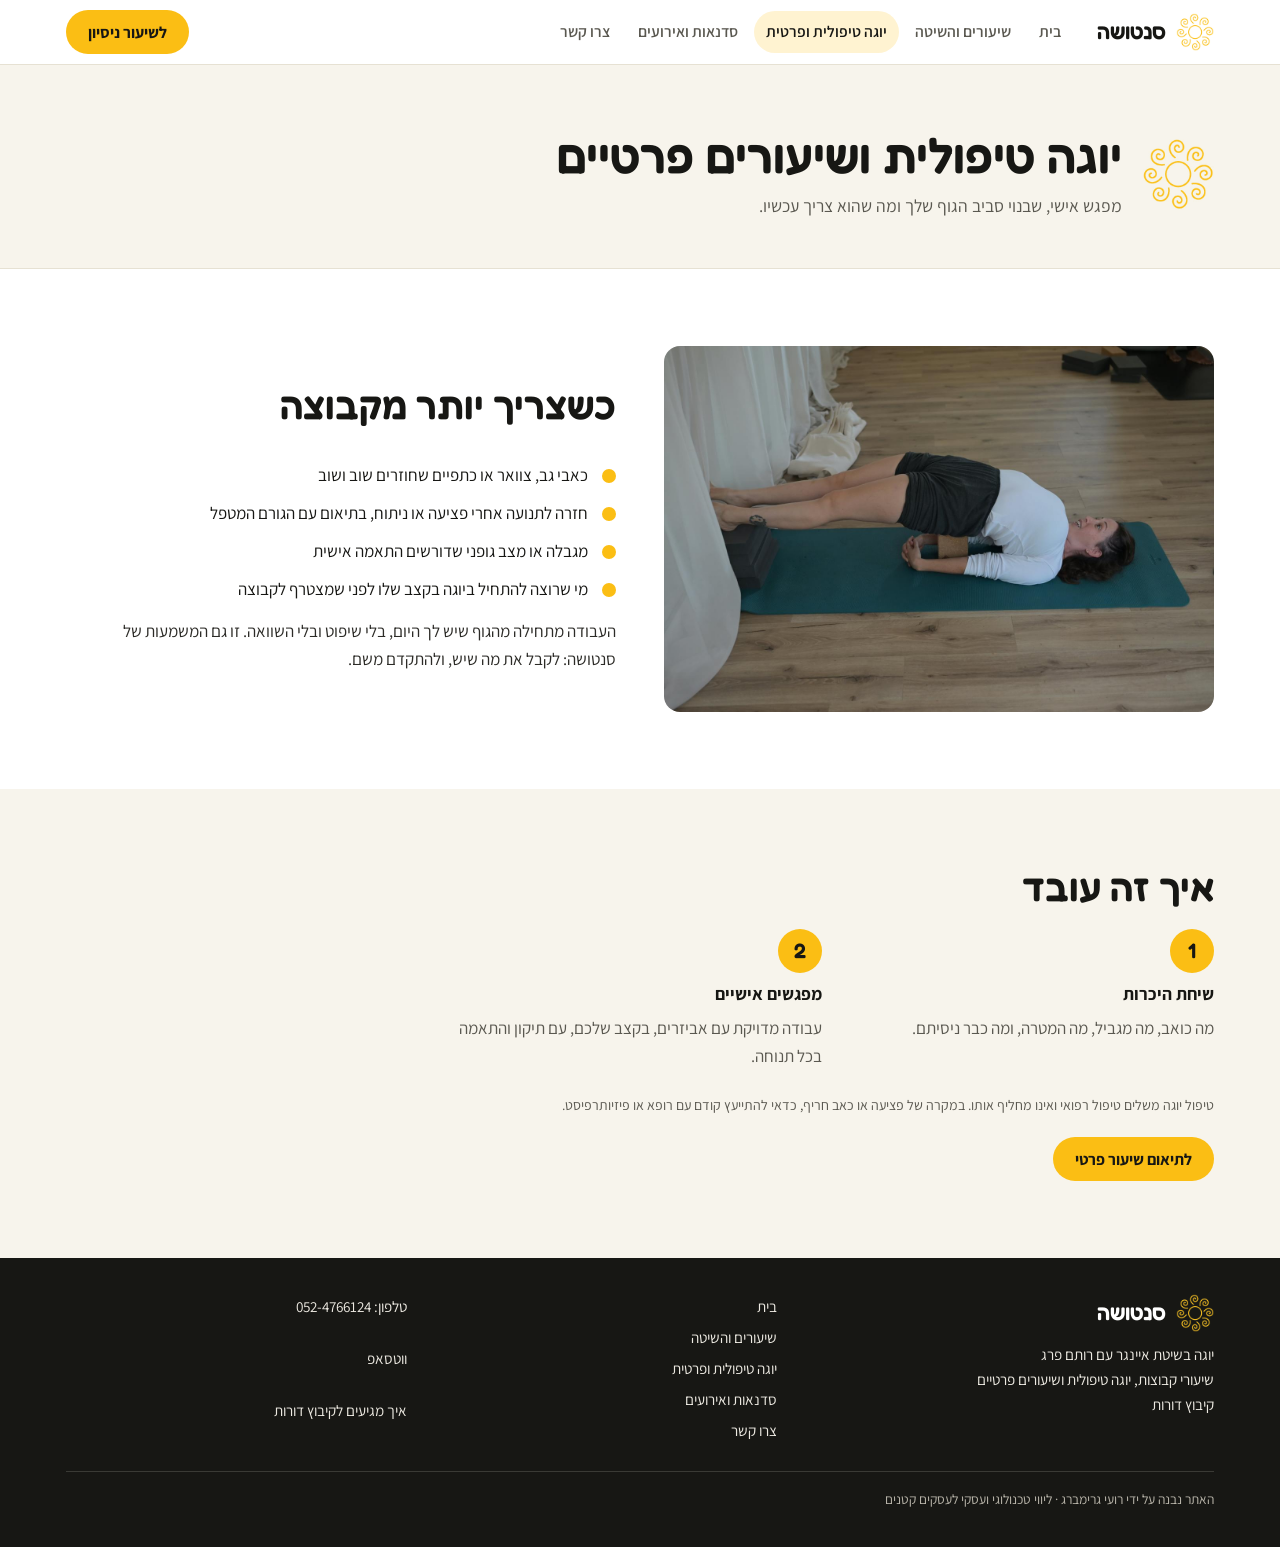
<file: private.html>
<!DOCTYPE html>
<html lang="he" dir="rtl">
<head>
<meta charset="utf-8">
<meta name="viewport" content="width=device-width, initial-scale=1">
<title>יוגה טיפולית ושיעורים פרטיים בשיטת איינגר | סנטושה</title>
<meta name="description" content="יוגה טיפולית בשיטת איינגר עם רותם פרג בקיבוץ דורות: שיעור פרטי לכאבי גב, חזרה לתנועה אחרי פציעה ותרגול מותאם אישית.">
<link rel="canonical" href="https://roeig9.github.io/santosha-site/private.html">
<meta property="og:type" content="website">
<meta property="og:locale" content="he_IL">
<meta property="og:site_name" content="סנטושה">
<meta property="og:url" content="https://roeig9.github.io/santosha-site/private.html">
<meta property="og:title" content="יוגה טיפולית ושיעורים פרטיים בשיטת איינגר | סנטושה">
<meta property="og:description" content="יוגה טיפולית בשיטת איינגר עם רותם פרג בקיבוץ דורות: שיעור פרטי לכאבי גב, חזרה לתנועה אחרי פציעה ותרגול מותאם אישית.">
<meta property="og:image" content="https://roeig9.github.io/santosha-site/img/og-santosha.jpg">
<meta property="og:image:width" content="1200">
<meta property="og:image:height" content="630">
<meta name="twitter:card" content="summary_large_image">
<meta name="robots" content="noindex">
<link rel="icon" href="img/santosha-sun.png">
<link rel="preconnect" href="https://fonts.googleapis.com">
<link rel="preconnect" href="https://fonts.gstatic.com" crossorigin>
<link rel="stylesheet" href="https://fonts.googleapis.com/css2?family=Fredoka:wght@500;600&family=Assistant:wght@400;600;700&display=swap">
<link rel="stylesheet" href="css/site.css?v=20261125a">
</head>
<body>
<header class="top">
  <div class="wrap">
    <a class="brand" href="index.html"><img src="img/santosha-sun.png" alt="">סנטושה</a>
    <nav class="nav" aria-label="ניווט ראשי"><a href="index.html">בית</a><a href="classes.html">שיעורים והשיטה</a><a href="private.html">יוגה טיפולית ופרטית</a><a href="workshops.html">סדנאות ואירועים</a><a href="contact.html">צרו קשר</a></nav>
    <a class="btn" href="contact.html">לשיעור ניסיון</a>
  </div>
</header>
<main>
<section class="pagehead"><div class="wrap"><img src="img/santosha-sun.png" alt=""><div><h1>יוגה טיפולית ושיעורים פרטיים</h1><p>מפגש אישי, שבנוי סביב הגוף שלך ומה שהוא צריך עכשיו.</p></div></div></section>
<section class="band">
  <div class="wrap grid2">
    <img class="photo" style="aspect-ratio:3/2" src="img/iyengar-restorative-pose.jpg" alt="מתרגלת במנוחה על מזרן עם אביזרי תמיכה">
    <div class="prose">
      <h2>כשצריך יותר מקבוצה</h2>
      <ul class="ticks">
        <li>כאבי גב, צוואר או כתפיים שחוזרים שוב ושוב</li>
        <li>חזרה לתנועה אחרי פציעה או ניתוח, בתיאום עם הגורם המטפל</li>
        <li>מגבלה או מצב גופני שדורשים התאמה אישית</li>
        <li>מי שרוצה להתחיל ביוגה בקצב שלו לפני שמצטרף לקבוצה</li>
      </ul>
      <p>העבודה מתחילה מהגוף שיש לך היום, בלי שיפוט ובלי השוואה. זו גם המשמעות של סנטושה: לקבל את מה שיש, ולהתקדם משם.</p>
    </div>
  </div>
</section>
<section class="band alt">
  <div class="wrap">
    <h2>איך זה עובד</h2>
    <ol class="steps">
      <li><strong>שיחת היכרות</strong><span>מה כואב, מה מגביל, מה המטרה, ומה כבר ניסיתם.</span></li>
      <li><strong>מפגשים אישיים</strong><span>עבודה מדויקת עם אביזרים, בקצב שלכם, עם תיקון והתאמה בכל תנוחה.</span></li>
    </ol>
    <p class="small" style="margin-top:24px">טיפול יוגה משלים טיפול רפואי ואינו מחליף אותו. במקרה של פציעה או כאב חריף, כדאי להתייעץ קודם עם רופא או פיזיותרפיסט.</p>
    <p style="margin-top:20px"><a class="btn" href="contact.html#private">לתיאום שיעור פרטי</a></p>
  </div>
</section>
</main>
<footer>
  <div class="wrap">
    <div>
      <a class="brand" href="index.html"><img src="img/santosha-sun.png" alt="">סנטושה</a>
      <p style="margin-top:10px">יוגה בשיטת איינגר עם רותם פרג<br>שיעורי קבוצות, יוגה טיפולית ושיעורים פרטיים<br>קיבוץ דורות</p>
    </div>
    <ul><li><a href="index.html">בית</a></li><li><a href="classes.html">שיעורים והשיטה</a></li><li><a href="private.html">יוגה טיפולית ופרטית</a></li><li><a href="workshops.html">סדנאות ואירועים</a></li><li><a href="contact.html">צרו קשר</a></li></ul>
    <ul>
      <li>טלפון: <span class="ltr">052-4766124</span></li>
      <li><a href="https://wa.me/972524766124">ווטסאפ</a></li>
      <li><a href="https://www.google.com/maps/search/?api=1&query=%D7%A7%D7%99%D7%91%D7%95%D7%A5+%D7%93%D7%95%D7%A8%D7%95%D7%AA">איך מגיעים לקיבוץ דורות</a></li>
    </ul>
    <p class="credit">האתר נבנה על ידי רועי גרימברג · ליווי טכנולוגי ועסקי לעסקים קטנים</p>
  </div>
</footer>
<script src="js/site.js?v=20261125a"></script>
</body>
</html>
</file>
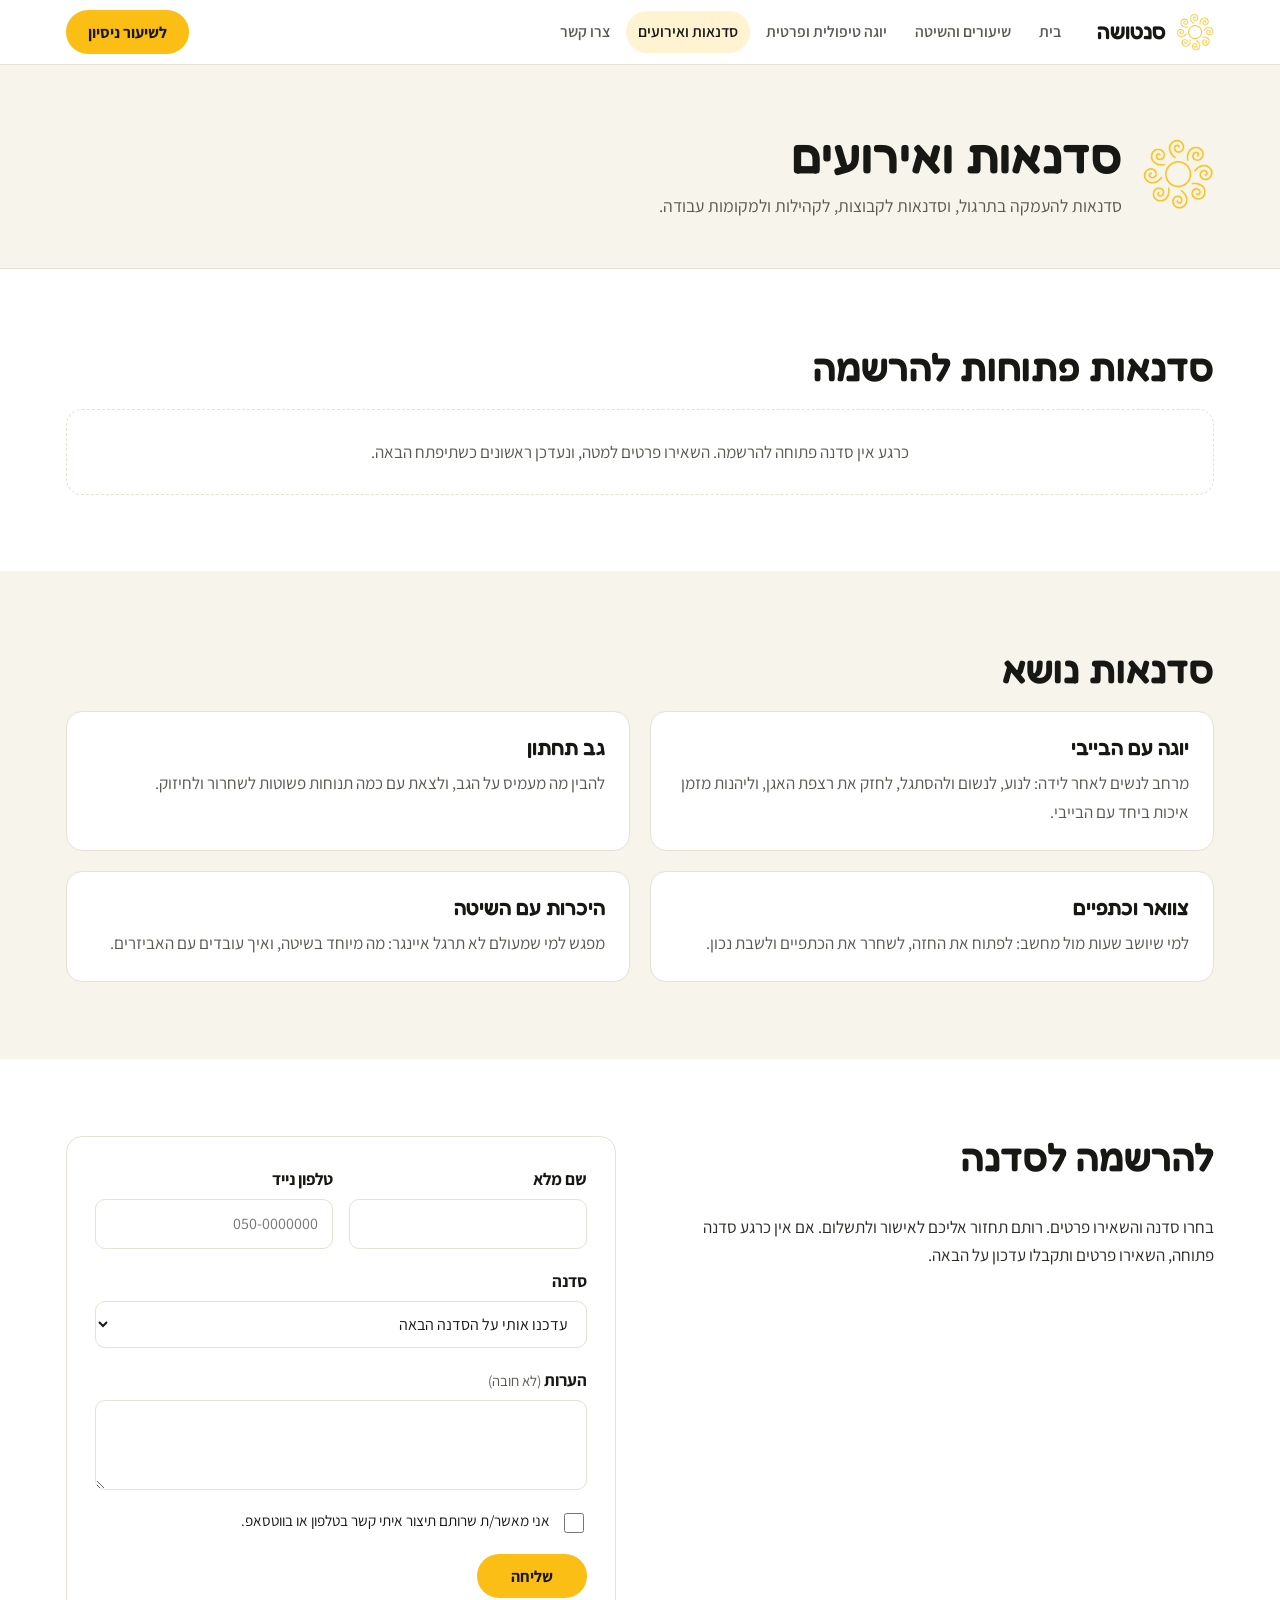
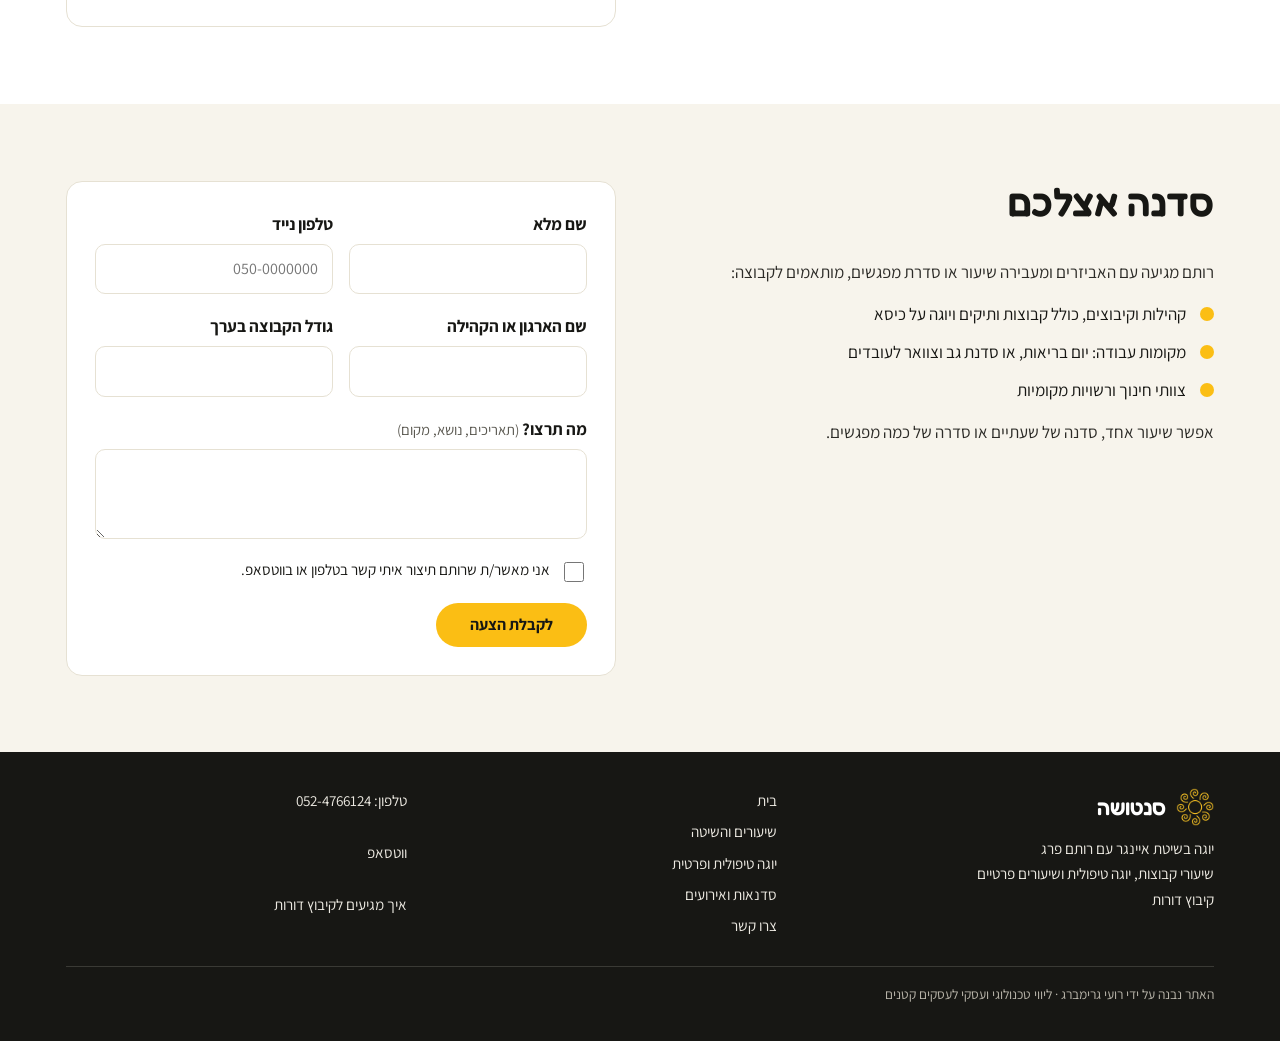
<file: workshops.html>
<!DOCTYPE html>
<html lang="he" dir="rtl">
<head>
<meta charset="utf-8">
<meta name="viewport" content="width=device-width, initial-scale=1">
<title>סדנאות יוגה איינגר לקבוצות ולארגונים | סנטושה</title>
<meta name="description" content="סדנאות יוגה בשיטת איינגר בקיבוץ דורות: גב תחתון, צוואר וכתפיים והיכרות עם השיטה. וגם סדנאות לקהילות, לקיבוצים ולמקומות עבודה בשער הנגב.">
<link rel="canonical" href="https://roeig9.github.io/santosha-site/workshops.html">
<meta property="og:type" content="website">
<meta property="og:locale" content="he_IL">
<meta property="og:site_name" content="סנטושה">
<meta property="og:url" content="https://roeig9.github.io/santosha-site/workshops.html">
<meta property="og:title" content="סדנאות יוגה איינגר לקבוצות ולארגונים | סנטושה">
<meta property="og:description" content="סדנאות יוגה בשיטת איינגר בקיבוץ דורות: גב תחתון, צוואר וכתפיים והיכרות עם השיטה. וגם סדנאות לקהילות, לקיבוצים ולמקומות עבודה בשער הנגב.">
<meta property="og:image" content="https://roeig9.github.io/santosha-site/img/og-santosha.jpg">
<meta property="og:image:width" content="1200">
<meta property="og:image:height" content="630">
<meta name="twitter:card" content="summary_large_image">
<meta name="robots" content="noindex">
<link rel="icon" href="img/santosha-sun.png">
<link rel="preconnect" href="https://fonts.googleapis.com">
<link rel="preconnect" href="https://fonts.gstatic.com" crossorigin>
<link rel="stylesheet" href="https://fonts.googleapis.com/css2?family=Fredoka:wght@500;600&family=Assistant:wght@400;600;700&display=swap">
<link rel="stylesheet" href="css/site.css?v=20261125a">
<script type="application/ld+json">{"@context": "https://schema.org", "@type": "Event", "name": "יוגה עם הבייבי: מרחב לנשים לאחר לידה", "description": "סדרה של 5 מפגשי יוגה בשיטת איינגר לנשים לאחר לידה, יחד עם התינוק: תנועה, נשימה וחיזוק רצפת האגן. בימי שלישי 1.12–29.12, 11:00–12:00.", "startDate": "2026-12-01T11:00:00+02:00", "endDate": "2026-12-29T12:00:00+02:00", "eventAttendanceMode": "https://schema.org/OfflineEventAttendanceMode", "eventStatus": "https://schema.org/EventScheduled", "location": {"@type": "Place", "name": "סנטושה", "address": {"@type": "PostalAddress", "addressLocality": "קיבוץ דורות", "addressCountry": "IL"}}, "organizer": {"@type": "Person", "name": "רותם פרג", "telephone": "+972-52-476-6124"}, "image": "https://roeig9.github.io/santosha-site/img/og-santosha.jpg", "offers": [{"@type": "Offer", "price": "360", "priceCurrency": "ILS", "validThrough": "2026-11-28T23:59:59+02:00", "url": "https://roeig9.github.io/santosha-site/workshops.html", "availability": "https://schema.org/LimitedAvailability"}, {"@type": "Offer", "price": "420", "priceCurrency": "ILS", "validFrom": "2026-11-29T00:00:00+02:00", "url": "https://roeig9.github.io/santosha-site/workshops.html", "availability": "https://schema.org/LimitedAvailability"}]}</script>
</head>
<body>
<header class="top">
  <div class="wrap">
    <a class="brand" href="index.html"><img src="img/santosha-sun.png" alt="">סנטושה</a>
    <nav class="nav" aria-label="ניווט ראשי"><a href="index.html">בית</a><a href="classes.html">שיעורים והשיטה</a><a href="private.html">יוגה טיפולית ופרטית</a><a href="workshops.html">סדנאות ואירועים</a><a href="contact.html">צרו קשר</a></nav>
    <a class="btn" href="contact.html">לשיעור ניסיון</a>
  </div>
</header>
<main>
<section class="pagehead"><div class="wrap"><img src="img/santosha-sun.png" alt=""><div><h1>סדנאות ואירועים</h1><p>סדנאות להעמקה בתרגול, וסדנאות לקבוצות, לקהילות ולמקומות עבודה.</p></div></div></section>
<section class="band">
  <div class="wrap">
    <h2>סדנאות פתוחות להרשמה</h2>
    <div class="events" id="events"></div>
  </div>
</section>
<section class="band alt">
  <div class="wrap">
    <h2>סדנאות נושא</h2>
    <div class="grid2" style="gap:20px;align-items:stretch">
      <div class="card"><h3>יוגה עם הבייבי</h3><p>מרחב לנשים לאחר לידה: לנוע, לנשום ולהסתגל, לחזק את רצפת האגן, וליהנות מזמן איכות ביחד עם הבייבי.</p></div>
      <div class="card"><h3>גב תחתון</h3><p>להבין מה מעמיס על הגב, ולצאת עם כמה תנוחות פשוטות לשחרור ולחיזוק.</p></div>
      <div class="card"><h3>צוואר וכתפיים</h3><p>למי שיושב שעות מול מחשב: לפתוח את החזה, לשחרר את הכתפיים ולשבת נכון.</p></div>
      <div class="card"><h3>היכרות עם השיטה</h3><p>מפגש למי שמעולם לא תרגל איינגר: מה מיוחד בשיטה, ואיך עובדים עם האביזרים.</p></div>
    </div>
  </div>
</section>
<section class="band" id="register">
  <div class="wrap grid2" style="align-items:start">
    <div class="prose">
      <h2>להרשמה לסדנה</h2>
      <p>בחרו סדנה והשאירו פרטים. רותם תחזור אליכם לאישור ולתשלום. אם אין כרגע סדנה פתוחה, השאירו פרטים ותקבלו עדכון על הבאה.</p>
    </div>
    <div class="formbox">
      <form data-form="workshop" data-done="doneW" novalidate>
        <div class="row">
  <div class="field"><label for="wName">שם מלא</label><input id="wName" name="fullName" type="text" autocomplete="name" required></div>
  <div class="field"><label for="wPhone">טלפון נייד</label><input id="wPhone" name="phone" type="tel" inputmode="tel" autocomplete="tel" placeholder="050-0000000" required></div>
</div>
        <div class="field"><label for="eventPick">סדנה</label><select id="eventPick" name="eventPick"><option value="">עדכנו אותי על הסדנה הבאה</option></select></div>
        <div class="field"><label for="wRemarks">הערות <span class="opt">(לא חובה)</span></label><textarea id="wRemarks" name="remarks"></textarea></div>
        <label class="consent" for="wConsent"><input id="wConsent" name="consent" type="checkbox" required>אני מאשר/ת שרותם תיצור איתי קשר בטלפון או בווטסאפ.</label>
        <p class="err" role="alert" hidden></p>
        <button class="btn submit" type="submit">שליחה</button>
      </form>
      <div class="done" id="doneW" hidden><img src="img/santosha-sun.png" alt=""><h3>תודה!</h3><p>קיבלנו את הפרטים. רותם תחזור אליכם בהקדם.</p><p>לשאלות בינתיים: <span class="ltr">052-4766124</span></p></div>
    </div>
  </div>
</section>
<section class="band alt" id="groups">
  <div class="wrap grid2" style="align-items:start">
    <div class="prose">
      <h2>סדנה אצלכם</h2>
      <p>רותם מגיעה עם האביזרים ומעבירה שיעור או סדרת מפגשים, מותאמים לקבוצה:</p>
      <ul class="ticks">
        <li>קהילות וקיבוצים, כולל קבוצות ותיקים ויוגה על כיסא</li>
        <li>מקומות עבודה: יום בריאות, או סדנת גב וצוואר לעובדים</li>
        <li>צוותי חינוך ורשויות מקומיות</li>
      </ul>
      <p>אפשר שיעור אחד, סדנה של שעתיים או סדרה של כמה מפגשים.</p>
    </div>
    <div class="formbox">
      <form data-form="org" data-done="doneO" novalidate>
        <div class="row">
  <div class="field"><label for="oName">שם מלא</label><input id="oName" name="fullName" type="text" autocomplete="name" required></div>
  <div class="field"><label for="oPhone">טלפון נייד</label><input id="oPhone" name="phone" type="tel" inputmode="tel" autocomplete="tel" placeholder="050-0000000" required></div>
</div>
        <div class="row">
          <div class="field"><label for="org">שם הארגון או הקהילה</label><input id="org" name="org" type="text"></div>
          <div class="field"><label for="size">גודל הקבוצה בערך</label><input id="size" name="size" type="number" min="1" inputmode="numeric"></div>
        </div>
        <div class="field"><label for="oRemarks">מה תרצו? <span class="opt">(תאריכים, נושא, מקום)</span></label><textarea id="oRemarks" name="remarks"></textarea></div>
        <label class="consent" for="oConsent"><input id="oConsent" name="consent" type="checkbox" required>אני מאשר/ת שרותם תיצור איתי קשר בטלפון או בווטסאפ.</label>
        <p class="err" role="alert" hidden></p>
        <button class="btn submit" type="submit">לקבלת הצעה</button>
      </form>
      <div class="done" id="doneO" hidden><img src="img/santosha-sun.png" alt=""><h3>תודה!</h3><p>קיבלנו את הפנייה. רותם תחזור אליכם עם הצעה.</p><p>לשאלות בינתיים: <span class="ltr">052-4766124</span></p></div>
    </div>
  </div>
</section>
</main>
<footer>
  <div class="wrap">
    <div>
      <a class="brand" href="index.html"><img src="img/santosha-sun.png" alt="">סנטושה</a>
      <p style="margin-top:10px">יוגה בשיטת איינגר עם רותם פרג<br>שיעורי קבוצות, יוגה טיפולית ושיעורים פרטיים<br>קיבוץ דורות</p>
    </div>
    <ul><li><a href="index.html">בית</a></li><li><a href="classes.html">שיעורים והשיטה</a></li><li><a href="private.html">יוגה טיפולית ופרטית</a></li><li><a href="workshops.html">סדנאות ואירועים</a></li><li><a href="contact.html">צרו קשר</a></li></ul>
    <ul>
      <li>טלפון: <span class="ltr">052-4766124</span></li>
      <li><a href="https://wa.me/972524766124">ווטסאפ</a></li>
      <li><a href="https://www.google.com/maps/search/?api=1&query=%D7%A7%D7%99%D7%91%D7%95%D7%A5+%D7%93%D7%95%D7%A8%D7%95%D7%AA">איך מגיעים לקיבוץ דורות</a></li>
    </ul>
    <p class="credit">האתר נבנה על ידי רועי גרימברג · ליווי טכנולוגי ועסקי לעסקים קטנים</p>
  </div>
</footer>
<script src="js/site.js?v=20261125a"></script>
</body>
</html>
</file>
<file: css/site.css>
/*
VOICE: calm, warm, precise. A small studio that cares about every body.
IDEA: the studio's weekly timetable pinned by the door, under the Santosha sun.
PICTURE: real class photos with props; the sun mark as the one recurring motif.
COLOUR and TYPE: white ground, ink text, the logo's sun-gold as the single accent. Fredoka for titles (rounded like the wordmark), Assistant for text.
LAYOUT: full-width bands, content to 1180px, one column on phones.
*/
:root{
  color-scheme:light;
  --paper:#FFFFFF;
  --paper-2:#F7F4EC;
  --tint:#FFF3D1;
  --ink:#171714;
  --muted:#5A5850;
  --line:#E6E1D3;
  --sun:#FBBE14;
  --sun-deep:#B07A00;
  --error:#A3412F;
  --font-display:"Fredoka","Varela Round","Assistant",Arial,sans-serif;
  --font-body:"Assistant","Segoe UI",Arial,sans-serif;
}
:root[data-theme=dark],:root[data-theme=light]{color-scheme:light}
*{box-sizing:border-box;min-width:0}
[hidden]{display:none!important}
html{background:var(--paper);scroll-padding-top:84px}
body{margin:0;background:var(--paper);color:var(--ink);font:17px/1.65 var(--font-body);overflow-x:clip}
h1,h2,h3{font-family:var(--font-display);font-weight:600;line-height:1.12;text-wrap:balance;margin:0}
p{margin:0}
a{color:inherit}
img{display:block;max-width:100%}
:focus-visible{outline:3px solid var(--sun-deep);outline-offset:3px}
.wrap{max-width:1180px;margin-inline:auto;padding-left:max(16px,env(safe-area-inset-left,0px));padding-right:max(16px,env(safe-area-inset-right,0px))}
.band{padding-block:clamp(44px,6vw,80px)}
.band.alt{background:var(--paper-2)}
.eyebrow{font-size:.95rem;color:var(--sun-deep);font-weight:700;margin-bottom:8px}
.band h2{font-size:clamp(1.75rem,3.6vw,2.4rem);margin-bottom:20px}
.lead{font-size:1.12rem;color:var(--muted);max-width:60ch}
.prose{display:grid;gap:14px;max-width:68ch}
.prose p{color:#2c2b27}

/* header */
.top{position:sticky;top:0;z-index:20;background:rgba(255,255,255,.94);backdrop-filter:blur(8px);border-bottom:1px solid var(--line)}
.top .wrap{display:flex;align-items:center;gap:12px 24px;padding-block:10px;flex-wrap:wrap}
.brand{display:flex;align-items:center;gap:10px;font-family:var(--font-display);font-size:1.35rem;font-weight:600;text-decoration:none}
.brand img{width:38px;height:38px}
.nav{display:flex;gap:4px;overflow-x:auto;flex:1;scrollbar-width:none}
.nav::-webkit-scrollbar{display:none}
.nav a{flex:none;text-decoration:none;padding:8px 12px;border-radius:999px;font-weight:600;font-size:.98rem;color:var(--muted)}
.nav a:hover{color:var(--ink);background:var(--paper-2)}
.nav a[aria-current=page]{color:var(--ink);background:var(--tint)}
.btn{display:inline-flex;align-items:center;justify-content:center;gap:8px;min-height:44px;background:var(--sun);color:var(--ink);font:700 1rem var(--font-body);padding:10px 22px;border-radius:999px;border:0;text-decoration:none;cursor:pointer;transition:transform .15s ease,background-color .15s ease}
.btn:hover{background:#FFCB3A;transform:translateY(-1px)}
.btn.ghost{background:transparent;box-shadow:inset 0 0 0 1.5px var(--ink)}
.btn.ghost:hover{background:var(--tint)}
.top .btn{flex:none}

/* page title band */
.pagehead{padding-block:clamp(36px,5vw,64px) clamp(28px,4vw,48px);background:var(--paper-2);border-bottom:1px solid var(--line)}
.pagehead .wrap{display:grid;grid-template-columns:auto 1fr;gap:20px;align-items:center}
.pagehead img{width:72px;height:72px}
.pagehead h1{font-size:clamp(2rem,4.6vw,3rem)}
.pagehead p{margin-top:8px;color:var(--muted);font-size:1.1rem;max-width:60ch}

/* hero */
.hero{padding-block:28px 64px}
.hero .wrap{display:grid;grid-template-columns:.95fr 1.05fr;gap:48px;align-items:center}
.hero-text{display:grid;gap:18px;justify-items:start}
.hero-logo{width:min(230px,56vw)}
.method{font-size:1.05rem;letter-spacing:.3em;font-weight:700}
.hero h1{font-size:clamp(2rem,4.4vw,3rem)}
.hero-cta{display:flex;flex-wrap:wrap;gap:12px 16px;align-items:center}
.note{font-size:.95rem;color:var(--muted)}
.photo{width:100%;object-fit:cover;border-radius:16px}
.hero .photo{aspect-ratio:3/2}
.hero-photo{position:relative}
.sunmark{position:absolute;width:92px;height:92px;left:-26px;bottom:-30px;animation:turn 60s linear infinite}
@keyframes turn{to{transform:rotate(360deg)}}

/* week strip */
.week{display:grid;grid-template-columns:repeat(7,minmax(0,1fr));gap:8px}
.day{display:grid;align-content:start;gap:8px;min-height:170px;padding:14px 12px;border-radius:12px;background:var(--paper);border:1px solid var(--line)}
.day.off{background:transparent;border-style:dashed}
.day .dn{font-family:var(--font-display);font-weight:600;font-size:1.05rem}
.day.off .dn{color:var(--muted);font-weight:500}
.cls{display:grid;gap:2px;padding:10px;border-radius:8px;background:var(--tint)}
.cls .t{direction:ltr;text-align:right;font-weight:700;font-variant-numeric:tabular-nums;white-space:nowrap}
.cls .n{font-size:.92rem;line-height:1.35}
.week-note{margin-top:14px;color:var(--muted)}

/* cards and grids */
.grid3{display:grid;grid-template-columns:repeat(3,minmax(0,1fr));gap:24px}
.grid2{display:grid;grid-template-columns:repeat(2,minmax(0,1fr));gap:48px;align-items:center}
.card{display:grid;gap:10px;align-content:start;padding:24px;border-radius:16px;background:var(--paper);border:1px solid var(--line);text-decoration:none}
a.card:hover{border-color:var(--sun);box-shadow:0 6px 20px rgba(23,23,20,.06)}
.card h3{font-size:1.3rem}
.card p{color:var(--muted)}
.card .more{font-weight:700;color:var(--sun-deep)}
.points{display:grid;gap:22px}
.points h3{font-size:1.25rem;margin-bottom:4px}
.points p{color:var(--muted)}
.props{display:flex;flex-wrap:wrap;gap:8px;margin:10px 0 0;padding:0;list-style:none}
.props li{font-size:.9rem;padding:4px 12px;border-radius:999px;background:var(--tint)}
ul.ticks{margin:0;padding:0;list-style:none;display:grid;gap:10px}
ul.ticks li{position:relative;padding-inline-start:28px}
ul.ticks li::before{content:"";position:absolute;inset-inline-start:0;top:.45em;width:14px;height:14px;border-radius:50%;background:var(--sun)}
figure{margin:0}
figcaption{font-size:.9rem;color:var(--muted);margin-top:8px}
.gallery{display:grid;grid-template-columns:1.4fr 1fr;grid-template-rows:auto auto;gap:16px}
.gallery img{width:100%;height:100%;object-fit:cover;border-radius:14px}
.gallery .tall{grid-row:span 2}
blockquote{margin:0;padding:20px 24px;border-radius:14px;background:var(--tint);font-size:1.1rem}
blockquote cite{display:block;margin-top:8px;font-style:normal;font-size:.92rem;color:var(--muted)}

/* class table */
.classes{display:grid;gap:14px}
.classrow{display:grid;grid-template-columns:9rem 1fr;gap:6px 24px;padding:20px 22px;border-radius:14px;background:var(--paper);border:1px solid var(--line)}
.classrow .when{font-family:var(--font-display);font-size:1.2rem;font-weight:600}
.classrow .when span{display:block;direction:ltr;text-align:right;font-family:var(--font-body);font-weight:700;font-variant-numeric:tabular-nums;font-size:1rem;color:var(--sun-deep);white-space:nowrap}
.classrow h3{font-size:1.25rem}
.classrow p{color:var(--muted)}

/* steps (a real sequence) */
.steps{display:grid;grid-template-columns:repeat(3,minmax(0,1fr));gap:28px;padding:0;margin:0;list-style:none;counter-reset:s}
.steps li{counter-increment:s;display:grid;gap:6px;align-content:start}
.steps li::before{content:counter(s);display:grid;place-items:center;width:44px;height:44px;border-radius:50%;background:var(--sun);font-family:var(--font-display);font-weight:600;font-size:1.3rem}
.steps strong{font-size:1.1rem}
.steps span{color:var(--muted)}

/* placeholder for Rotem's own text */
.placeholder{display:grid;gap:12px;padding:28px;border:2px dashed var(--sun);border-radius:16px;background:#FFFCF2}
.placeholder strong{font-family:var(--font-display);font-size:1.2rem}
.placeholder p{color:var(--muted)}
.ph-photo{display:grid;place-items:center;aspect-ratio:4/5;border:2px dashed var(--sun);border-radius:16px;background:#FFFCF2;color:var(--muted);text-align:center;padding:16px}

/* events */
.events{display:grid;gap:16px}
.event{display:grid;grid-template-columns:110px 1fr auto;gap:20px;align-items:center;padding:20px;border-radius:16px;background:var(--paper);border:1px solid var(--line)}
.event.sample{border-style:dashed}
.date{display:grid;place-items:center;text-align:center;padding:12px 6px;border-radius:12px;background:var(--tint);font-variant-numeric:tabular-nums}
.date b{font-family:var(--font-display);font-size:2rem;line-height:1}
.date span{font-size:.95rem;font-weight:600}
.event h3{font-size:1.3rem}
.event .meta{color:var(--sun-deep);font-weight:700;font-size:.95rem}
.event .meta .ltr{white-space:nowrap}
.event p{color:var(--muted)}
.badge{display:inline-block;font-size:.8rem;font-weight:700;padding:2px 10px;border-radius:999px;background:var(--paper-2);border:1px solid var(--line);color:var(--muted);margin-inline-start:8px;vertical-align:middle}
.empty{padding:28px;border-radius:16px;border:1px dashed var(--line);text-align:center;color:var(--muted)}

/* forms */
.formbox{background:var(--paper);border:1px solid var(--line);border-radius:16px;padding:28px}
form{display:grid;gap:18px}
.row{display:grid;grid-template-columns:1fr 1fr;gap:16px}
.field{display:grid;gap:6px}
label,.legend{font-weight:700}
.opt{font-weight:400;color:var(--muted);font-size:.92rem}
input[type=text],input[type=tel],input[type=number],select,textarea{font:inherit;font-size:16px;color:var(--ink);background:var(--paper);border:1.5px solid var(--line);border-radius:10px;padding:11px 14px;width:100%;min-height:44px}
input[type=tel]{direction:ltr;text-align:right}
textarea{min-height:90px;resize:vertical}
input:focus,select:focus,textarea:focus{border-color:var(--sun-deep);outline:none;box-shadow:0 0 0 3px var(--tint)}
fieldset{border:0;padding:0;margin:0;display:grid;gap:10px}
.choices{display:grid;grid-template-columns:1fr 1fr;gap:10px}
.choice{position:relative;font-weight:400}
.choice input{position:absolute;opacity:0;inset:0;cursor:pointer;margin:0}
.choice span{display:grid;gap:2px;padding:10px 14px;border:1.5px solid var(--line);border-radius:10px;background:var(--paper);height:100%;min-height:44px}
.choice b{font-variant-numeric:tabular-nums}
.choice small{color:var(--muted);font-size:.88rem}
.choice input:checked+span{border-color:var(--sun-deep);background:var(--tint)}
.choice input:focus-visible+span{outline:3px solid var(--sun-deep);outline-offset:2px}
.consent{display:flex;gap:10px;align-items:flex-start;font-weight:400;font-size:.95rem}
.consent input{margin-top:5px;width:20px;height:20px;accent-color:var(--sun-deep);flex:none}
.err{color:var(--error);font-weight:700}
.submit{justify-self:start;padding-inline:34px}
.submit[disabled]{opacity:.6;cursor:wait}
.done{display:grid;gap:12px;justify-items:start}
.done img{width:64px}
.done h3{font-size:1.5rem}
.done p{color:var(--muted)}
.small{font-size:.88rem;color:var(--muted)}
.contact-list{display:grid;gap:14px;margin:0;padding:0;list-style:none}
.contact-list b{display:block;font-family:var(--font-display);font-weight:600}
.ltr{direction:ltr;unicode-bidi:isolate;font-variant-numeric:tabular-nums}

/* footer */
footer{padding-block:36px;background:var(--ink);color:#EDEAE2;font-size:.95rem}
footer .wrap{display:grid;grid-template-columns:1.2fr 1fr 1fr;gap:28px}
footer .brand{color:#fff}
footer a{color:#EDEAE2;text-decoration:none}
footer a:hover{text-decoration:underline}
footer ul{list-style:none;margin:0;padding:0;display:grid;gap:6px}
footer .credit{grid-column:1/-1;border-top:1px solid #3a3a35;padding-top:16px;font-size:.85rem;color:#B9B5AA}

@media (max-width:900px){
  .week{grid-template-columns:repeat(4,minmax(0,1fr))}
  .day.off{display:none}
  .grid3{grid-template-columns:1fr 1fr}
}
@media (max-width:820px){
  .hero .wrap,.grid2{grid-template-columns:1fr;gap:28px}
  .hero-photo{order:-1}
  .sunmark{left:auto;right:12px;bottom:-28px;width:70px;height:70px}
  .steps{grid-template-columns:1fr;gap:22px}
  footer .wrap{grid-template-columns:1fr 1fr}
  .event{grid-template-columns:90px 1fr}
  .event .btn{grid-column:1/-1;justify-self:start}
}
@media (max-width:600px){
  body{font-size:16px}
  .week,.grid3,.row,.choices{grid-template-columns:1fr}
  .day{min-height:0;grid-template-columns:4.5rem 1fr;align-items:start}
  .day .dn{padding-top:8px}
  .day .cls+.cls{grid-column:2}
  .classrow{grid-template-columns:1fr}
  .gallery{grid-template-columns:1fr}
  .gallery .tall{grid-row:auto}
  .pagehead .wrap{grid-template-columns:1fr}
  .pagehead img{width:56px;height:56px}
  .formbox{padding:20px}
  .submit{justify-self:stretch}
  .top .btn{display:none}
  .nav{flex-wrap:wrap;overflow:visible;flex-basis:100%;gap:2px}
  .nav a{padding:6px 10px;font-size:.92rem}
  html{scroll-padding-top:130px}
  footer .wrap{grid-template-columns:1fr}
}
@media (prefers-reduced-motion:reduce){*{transition:none!important;animation:none!important}}

/* FAQ accordion */
.faq{display:grid;gap:10px;max-width:860px}
.faq details{background:var(--paper);border:1px solid var(--line);border-radius:14px;transition:border-color .2s ease}
.faq details[open]{border-color:var(--sun)}
.faq summary{list-style:none;cursor:pointer;display:flex;align-items:center;justify-content:space-between;gap:16px;min-height:56px;padding:14px 20px;font-family:var(--font-display);font-weight:600;font-size:1.12rem}
.faq summary::-webkit-details-marker{display:none}
.faq summary::after{content:"";flex:none;width:28px;height:28px;border-radius:50%;background:var(--tint) url("data:image/svg+xml,%3Csvg xmlns='http://www.w3.org/2000/svg' viewBox='0 0 24 24'%3E%3Cpath d='M6 9l6 6 6-6' fill='none' stroke='%23171714' stroke-width='2.2' stroke-linecap='round' stroke-linejoin='round'/%3E%3C/svg%3E") center/16px no-repeat;transition:transform .25s ease}
.faq details[open] summary::after{transform:rotate(180deg);background-color:var(--sun)}
.faq details p{padding:0 20px 18px;color:var(--muted);max-width:68ch}
.faq details.todo{border-style:dashed;border-color:var(--sun);background:#FFFCF2}

/* review mode (only with ?review) */
.rv-banner{position:sticky;bottom:0;z-index:30;background:var(--ink);color:#fff;padding:10px 16px;text-align:center;font-size:.95rem}
.rv-btn{position:absolute;top:12px;inset-inline-end:max(12px,env(safe-area-inset-left,0px));z-index:5;display:inline-flex;align-items:center;gap:6px;min-height:40px;padding:8px 14px;border-radius:999px;background:#25D366;color:#fff;font:700 .95rem var(--font-body);text-decoration:none;box-shadow:0 4px 14px rgba(0,0,0,.18)}
.rv-on main>section,.rv-on footer{position:relative}

/* read more */
details.more summary{list-style:none;cursor:pointer;display:inline-flex;align-items:center;gap:8px;min-height:44px;font-weight:700;color:var(--sun-deep)}
details.more summary::-webkit-details-marker{display:none}
details.more summary::after{content:"";width:22px;height:22px;border-radius:50%;background:var(--tint) url("data:image/svg+xml,%3Csvg xmlns='http://www.w3.org/2000/svg' viewBox='0 0 24 24'%3E%3Cpath d='M6 9l6 6 6-6' fill='none' stroke='%23171714' stroke-width='2.2' stroke-linecap='round' stroke-linejoin='round'/%3E%3C/svg%3E") center/13px no-repeat;transition:transform .25s ease}
details.more[open] summary::after{transform:rotate(180deg)}
details.more[open] summary{margin-bottom:10px}
details.more p+p{margin-top:14px}

/* smooth scrolling + gentle reveal */
@media (prefers-reduced-motion:no-preference){
  html{scroll-behavior:smooth}
  .js .reveal{opacity:0;transform:translateY(18px);transition:opacity .7s ease,transform .7s cubic-bezier(.2,.7,.2,1)}
  .js .reveal.in{opacity:1;transform:none}
}

/* about Rotem + testimonials */
.about{display:grid;gap:14px}
.about h2{margin:0}
.about .role{color:var(--sun-deep);font-weight:700;margin-top:-6px}
.about details.more p+p{margin-top:14px}
.testi{position:relative;margin:0;padding:34px 24px 24px;background:#fff;border:1px solid var(--line);border-radius:16px;box-shadow:0 1px 0 rgba(0,0,0,.02)}
.testi::before{content:"\201D";position:absolute;top:-6px;right:20px;font-family:Georgia,serif;font-size:4rem;line-height:1;color:var(--sun)}
.testi p{color:var(--ink);line-height:1.75}
.testi cite{display:block;margin-top:14px;font-style:normal;font-weight:700;color:var(--sun-deep)}

/* map + navigation */
.map{margin-top:22px;border-radius:16px;overflow:hidden;border:1px solid var(--line);aspect-ratio:4/3}
.map iframe{display:block;width:100%;height:100%;border:0}
.nav-btns{display:flex;flex-wrap:wrap;gap:10px;margin-top:14px}
.btn.small{padding:10px 18px;font-size:.95rem}
@media (min-width:821px){.contact-grid{grid-template-columns:.8fr 1.2fr}}
</file>
